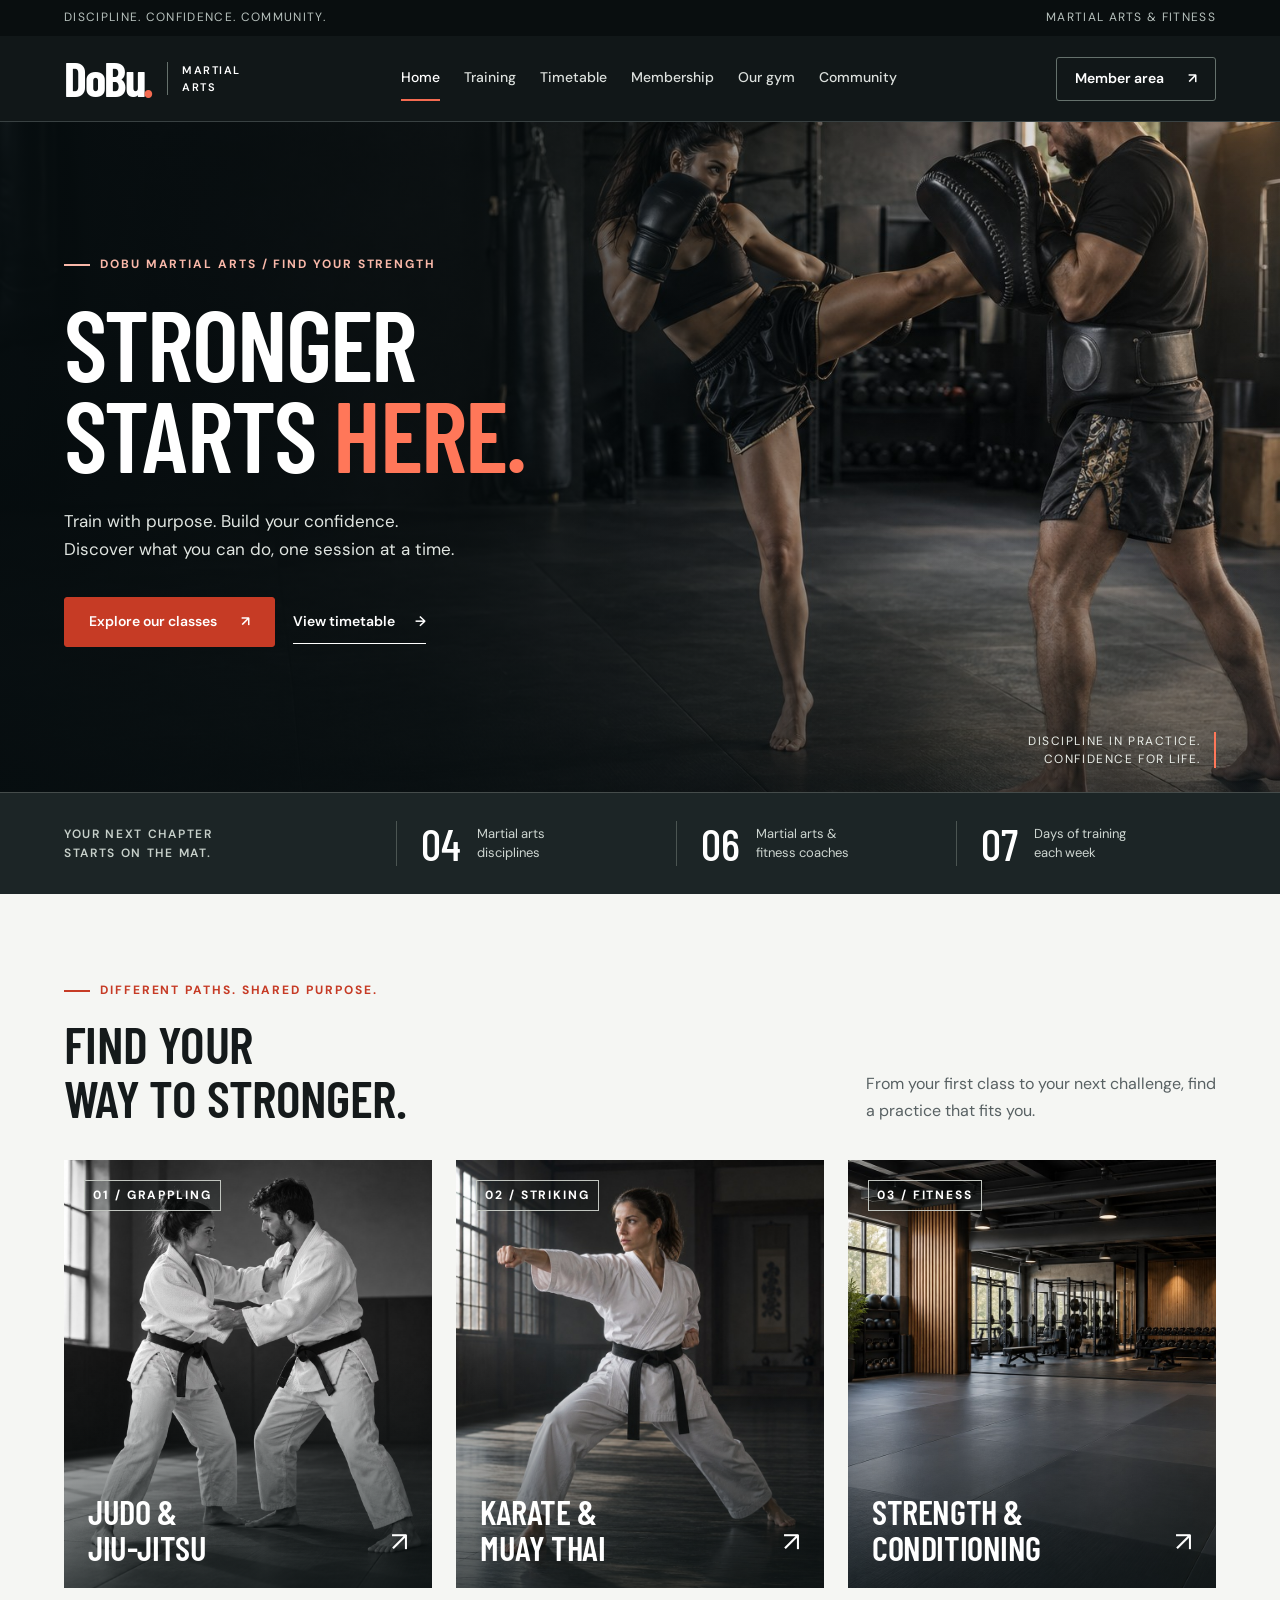
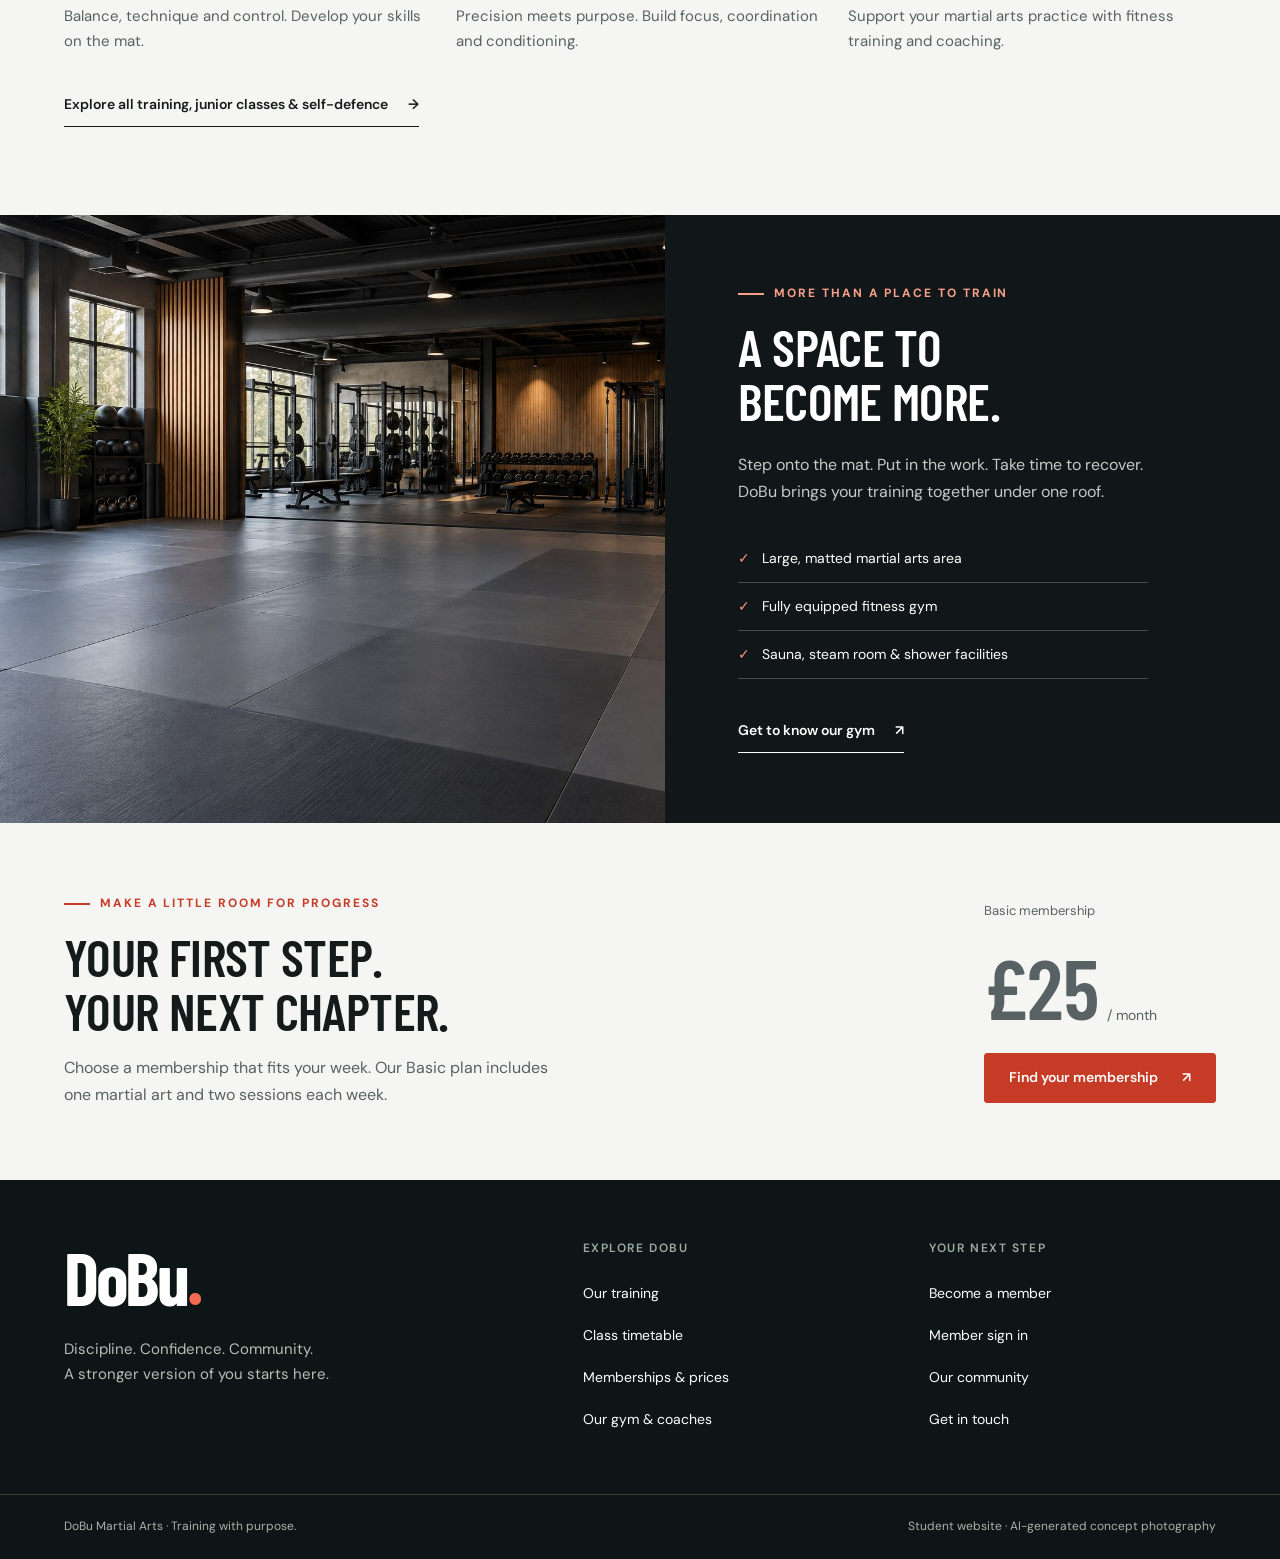
<file: index.html>
<!doctype html>
<html lang="en">
  <head>
    <meta charset="utf-8">
    <meta name="viewport" content="width=device-width, initial-scale=1">
    <title>Martial arts, fitness &amp; self-defence | DoBu Martial Arts</title>
    <meta
      name="description"
      content="Martial arts, fitness &amp; self-defence at DoBu Martial Arts. Explore classes, training and membership information.">
    <link rel="icon" type="image/svg+xml" href="assets/favicon.svg">
    <link rel="stylesheet" href="styles.css">
  </head>
  <body id="dobu-site">
    <a class="skip-link" href="#main-content">Skip to main content</a>
    <div class="site-shell">
      <div class="db-topline">
        <span>Discipline. Confidence. Community.</span><span>Martial arts &amp; fitness</span>
      </div>
      <!-- Site header and navigation -->
      <header class="db-header">
        <a class="db-brand" href="index.html" aria-label="DoBu home">
          <span class="db-logo">DoBu<span>.</span></span>
          <span class="db-brand-sub">MARTIAL<br>ARTS</span>
        </a>
        <nav class="db-nav" aria-label="Main navigation">
          <a href="index.html" aria-current="page">Home</a>
          <a href="training.html">Training</a>
          <a href="timetable.html">Timetable</a>
          <a href="membership.html">Membership</a>
          <a href="about.html">Our gym</a>
          <a href="community.html">Community</a>
        </nav>
        <a class="db-action db-outline db-small" href="account.html">
          Member area <span aria-hidden="true">↗</span>
        </a>
        <details class="db-mobile-nav">
          <summary>Explore DoBu</summary>
          <nav class="db-nav" aria-label="Main navigation">
            <a href="index.html" aria-current="page">Home</a>
            <a href="training.html">Training</a>
            <a href="timetable.html">Timetable</a>
            <a href="membership.html">Membership</a>
            <a href="about.html">Our gym</a>
            <a href="community.html">Community</a>
          </nav>
        </details>
      </header>
      <!-- Main page content -->
      <main id="main-content">
        <section class="db-campaign">
          <img
            src="assets/hero-muay-thai.jpg"
            alt="An adult athlete practising a controlled Muay Thai kick with a pad holder"
            width="1536"
            height="1024"
            class="db-campaign-image"
            fetchpriority="high"
            loading="eager"
            decoding="async">
          <div class="db-campaign-copy">
            <span class="db-eyebrow">DoBu Martial Arts / Find your strength</span>
            <h1>STRONGER<br>STARTS <em>HERE.</em></h1>
            <p>
              Train with purpose. Build your confidence. Discover what you can do, one session at a
              time.
            </p>
            <div class="db-actions">
              <a href="training.html" class="db-action">
                Explore our classes <span aria-hidden="true">↗</span>
              </a>
              <a href="timetable.html" class="db-link">
                View timetable <span aria-hidden="true">→</span>
              </a>
            </div>
          </div>
          <div class="db-campaign-caption">DISCIPLINE IN PRACTICE.<br>CONFIDENCE FOR LIFE.</div>
        </section>
        <div class="db-training-strip db-wrap">
          <div class="db-strip-intro">Your next chapter<br>starts on the mat.</div>
          <div>
            <b>04</b><span>Martial arts<br>disciplines</span>
          </div>
          <div>
            <b>06</b><span>Martial arts &amp;<br>fitness coaches</span>
          </div>
          <div>
            <b>07</b><span>Days of training<br>each week</span>
          </div>
        </div>
        <section class="db-section db-wrap">
          <div class="db-section-head">
            <div>
              <span class="db-eyebrow">Different paths. Shared purpose.</span>
              <h2>FIND YOUR<br>WAY TO STRONGER.</h2>
            </div>
            <p>From your first class to your next challenge, find a practice that fits you.</p>
          </div>
          <div class="db-photo-grid">
            <a class="db-photo-card" href="training.html#jiu-jitsu">
              <div class="db-photo-card-media">
                <img
                  src="assets/martial-arts-training.jpg"
                  alt="Two martial artists practising a standing grappling grip"
                  width="1254"
                  height="1254"
                  class=""
                  loading="lazy"
                  decoding="async"><span class="db-num">01 / GRAPPLING</span>
                <div class="db-card-caption">
                  <h3>JUDO &amp;<br>JIU-JITSU</h3>
                  <span aria-hidden="true">↗</span>
                </div>
              </div>
              <p>Balance, technique and control. Develop your skills on the mat.</p>
            </a>
            <a class="db-photo-card" href="training.html#karate">
              <div class="db-photo-card-media">
                <img
                  src="assets/karate-training.jpg"
                  alt="Adult martial artist practising a karate punch"
                  width="1024"
                  height="1024"
                  class=""
                  loading="lazy"
                  decoding="async"><span class="db-num">02 / STRIKING</span>
                <div class="db-card-caption">
                  <h3>KARATE &amp;<br>MUAY THAI</h3>
                  <span aria-hidden="true">↗</span>
                </div>
              </div>
              <p>Precision meets purpose. Build focus, coordination and conditioning.</p>
            </a>
            <a class="db-photo-card" href="training.html#additional-training">
              <div class="db-photo-card-media">
                <img
                  src="assets/gym-interior.jpg"
                  alt="Concept of a matted training area with a separate fitness zone"
                  width="1536"
                  height="1024"
                  class=""
                  loading="lazy"
                  decoding="async"><span class="db-num">03 / FITNESS</span>
                <div class="db-card-caption">
                  <h3>STRENGTH &amp;<br>CONDITIONING</h3>
                  <span aria-hidden="true">↗</span>
                </div>
              </div>
              <p>Support your martial arts practice with fitness training and coaching.</p>
            </a>
          </div>
          <div class="db-actions">
            <a class="db-link" href="training.html">
              Explore all training, junior classes &amp; self-defence
              <span aria-hidden="true">→</span>
            </a>
          </div>
        </section>
        <section class="db-editorial">
          <div class="db-editorial-photo">
            <img
              src="assets/gym-interior.jpg"
              alt="Concept image of the DoBu gym, with training mats and fitness equipment"
              width="1536"
              height="1024"
              class=""
              loading="lazy"
              decoding="async">
          </div>
          <div class="db-editorial-copy">
            <span class="db-eyebrow">More than a place to train</span>
            <h2>A SPACE TO<br>BECOME MORE.</h2>
            <p>
              Step onto the mat. Put in the work. Take time to recover. DoBu brings your training
              together under one roof.
            </p>
            <ul class="db-editorial-list">
              <li>Large, matted martial arts area</li>
              <li>Fully equipped fitness gym</li>
              <li>Sauna, steam room &amp; shower facilities</li>
            </ul>
            <a href="about.html" class="db-link">
              Get to know our gym <span aria-hidden="true">↗</span>
            </a>
          </div>
        </section>
        <section class="db-join db-wrap">
          <div>
            <span class="db-eyebrow">Make a little room for progress</span>
            <h2>YOUR FIRST STEP.<br>YOUR NEXT CHAPTER.</h2>
            <p>
              Choose a membership that fits your week. Our Basic plan includes one martial art and
              two sessions each week.
            </p>
          </div>
          <div class="db-starting-price">
            <span>Basic membership</span>
            <p><b>£25</b><small>/ month</small></p>
            <a href="membership.html" class="db-action">
              Find your membership <span aria-hidden="true">↗</span>
            </a>
          </div>
        </section>
      </main>
      <!-- Site footer -->
      <footer class="db-footer">
        <div class="db-footer-main db-wrap">
          <div class="db-footer-brand">
            <a class="db-brand" href="index.html" aria-label="DoBu home">
              <span class="db-logo">DoBu<span>.</span></span>
            </a>
            <p>Discipline. Confidence. Community.<br>A stronger version of you starts here.</p>
          </div>
          <div>
            <h3>EXPLORE DOBU</h3>
            <ul>
              <li><a href="training.html">Our training</a></li>
              <li><a href="timetable.html">Class timetable</a></li>
              <li><a href="membership.html">Memberships &amp; prices</a></li>
              <li><a href="about.html">Our gym &amp; coaches</a></li>
            </ul>
          </div>
          <div>
            <h3>YOUR NEXT STEP</h3>
            <ul>
              <li><a href="account.html">Become a member</a></li>
              <li><a href="login.html">Member sign in</a></li>
              <li><a href="community.html">Our community</a></li>
              <li><a href="contact.html">Get in touch</a></li>
            </ul>
          </div>
        </div>
        <div class="db-footer-bottom db-wrap">
          <span>DoBu Martial Arts · Training with purpose.</span
          ><span>Student website · AI-generated concept photography</span>
        </div>
      </footer>
    </div>
  </body>
</html>
</file>
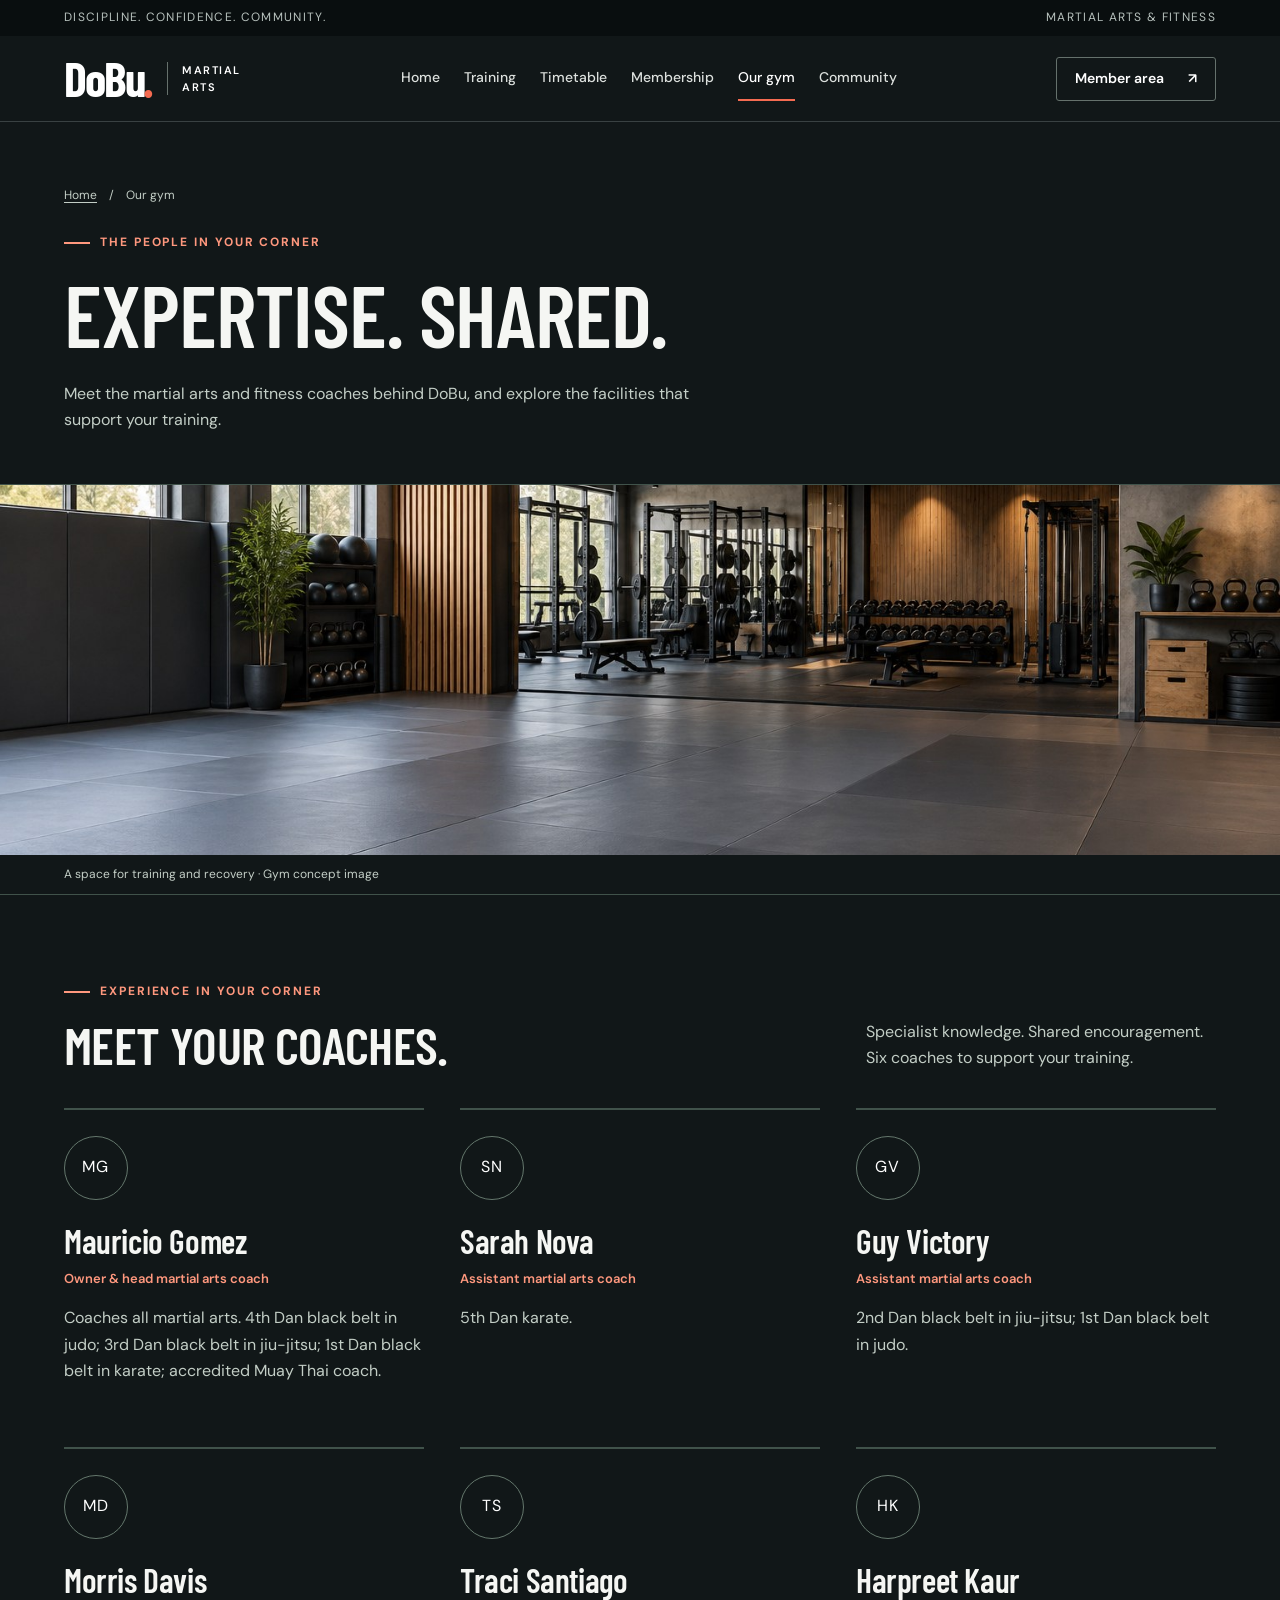
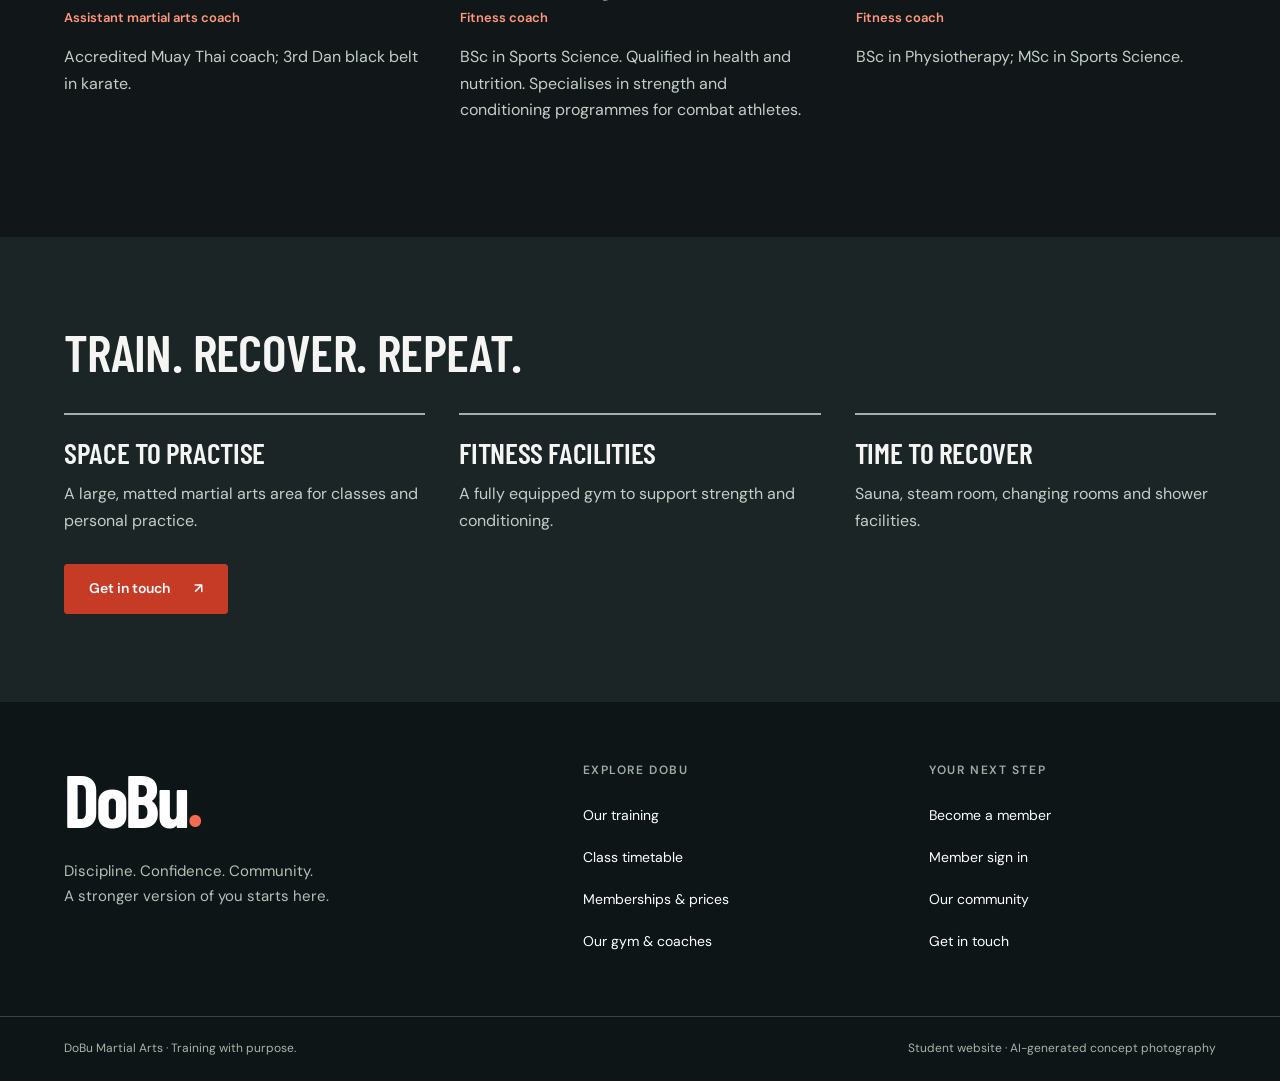
<file: about.html>
<!doctype html>
<html lang="en">
  <head>
    <meta charset="utf-8">
    <meta name="viewport" content="width=device-width, initial-scale=1">
    <title>Our gym &amp; coaches | DoBu Martial Arts</title>
    <meta
      name="description"
      content="Our gym &amp; coaches at DoBu Martial Arts. Explore classes, training and membership information.">
    <link rel="icon" type="image/svg+xml" href="assets/favicon.svg">
    <link rel="stylesheet" href="styles.css">
  </head>
  <body id="dobu-site" class="db-dark-page">
    <a class="skip-link" href="#main-content">Skip to main content</a>
    <div class="site-shell">
      <div class="db-topline">
        <span>Discipline. Confidence. Community.</span><span>Martial arts &amp; fitness</span>
      </div>
      <!-- Site header and navigation -->
      <header class="db-header">
        <a class="db-brand" href="index.html" aria-label="DoBu home">
          <span class="db-logo">DoBu<span>.</span></span>
          <span class="db-brand-sub">MARTIAL<br>ARTS</span>
        </a>
        <nav class="db-nav" aria-label="Main navigation">
          <a href="index.html">Home</a>
          <a href="training.html">Training</a>
          <a href="timetable.html">Timetable</a>
          <a href="membership.html">Membership</a>
          <a href="about.html" aria-current="page">Our gym</a>
          <a href="community.html">Community</a>
        </nav>
        <a class="db-action db-outline db-small" href="account.html">
          Member area <span aria-hidden="true">↗</span>
        </a>
        <details class="db-mobile-nav">
          <summary>Explore DoBu</summary>
          <nav class="db-nav" aria-label="Main navigation">
            <a href="index.html">Home</a>
            <a href="training.html">Training</a>
            <a href="timetable.html">Timetable</a>
            <a href="membership.html">Membership</a>
            <a href="about.html" aria-current="page">Our gym</a>
            <a href="community.html">Community</a>
          </nav>
        </details>
      </header>
      <!-- Main page content -->
      <main id="main-content">
        <div class="db-view">
          <div class="db-page-intro db-wrap">
            <nav class="db-breadcrumb" aria-label="Breadcrumb">
              <a href="index.html">Home</a><span aria-hidden="true">/</span><span>Our gym</span>
            </nav>
            <span class="db-eyebrow">The people in your corner</span>
            <h1>EXPERTISE. SHARED.</h1>
            <p>
              Meet the martial arts and fitness coaches behind DoBu, and explore the facilities that
              support your training.
            </p>
          </div>
          <figure class="db-page-photo">
            <img
              src="assets/gym-interior.jpg"
              alt="Concept of a spacious martial arts area with gym equipment"
              width="1536"
              height="1024"
              class=""
              loading="lazy"
              decoding="async">
            <figcaption>A space for training and recovery · Gym concept image</figcaption>
          </figure>
          <section class="db-section db-wrap">
            <div class="db-section-head">
              <div>
                <span class="db-eyebrow">Experience in your corner</span>
                <h2>MEET YOUR COACHES.</h2>
              </div>
              <p>
                Specialist knowledge. Shared encouragement. Six coaches to support your training.
              </p>
            </div>
            <div class="db-coaches">
              <article class="db-coach">
                <span class="db-initials" aria-hidden="true">MG</span>
                <h3>Mauricio Gomez</h3>
                <p class="db-role">Owner &amp; head martial arts coach</p>
                <p>
                  Coaches all martial arts. 4th Dan black belt in judo; 3rd Dan black belt in
                  jiu-jitsu; 1st Dan black belt in karate; accredited Muay Thai coach.
                </p>
              </article>
              <article class="db-coach">
                <span class="db-initials" aria-hidden="true">SN</span>
                <h3>Sarah Nova</h3>
                <p class="db-role">Assistant martial arts coach</p>
                <p>5th Dan karate.</p>
              </article>
              <article class="db-coach">
                <span class="db-initials" aria-hidden="true">GV</span>
                <h3>Guy Victory</h3>
                <p class="db-role">Assistant martial arts coach</p>
                <p>2nd Dan black belt in jiu-jitsu; 1st Dan black belt in judo.</p>
              </article>
              <article class="db-coach">
                <span class="db-initials" aria-hidden="true">MD</span>
                <h3>Morris Davis</h3>
                <p class="db-role">Assistant martial arts coach</p>
                <p>Accredited Muay Thai coach; 3rd Dan black belt in karate.</p>
              </article>
              <article class="db-coach">
                <span class="db-initials" aria-hidden="true">TS</span>
                <h3>Traci Santiago</h3>
                <p class="db-role">Fitness coach</p>
                <p>
                  BSc in Sports Science. Qualified in health and nutrition. Specialises in strength
                  and conditioning programmes for combat athletes.
                </p>
              </article>
              <article class="db-coach">
                <span class="db-initials" aria-hidden="true">HK</span>
                <h3>Harpreet Kaur</h3>
                <p class="db-role">Fitness coach</p>
                <p>BSc in Physiotherapy; MSc in Sports Science.</p>
              </article>
            </div>
          </section>
          <section class="db-section db-wrap db-soft">
            <h2>TRAIN. RECOVER. REPEAT.</h2>
            <div class="db-facilities">
              <div class="db-facility">
                <h3>SPACE TO PRACTISE</h3>
                <p>A large, matted martial arts area for classes and personal practice.</p>
              </div>
              <div class="db-facility">
                <h3>FITNESS FACILITIES</h3>
                <p>A fully equipped gym to support strength and conditioning.</p>
              </div>
              <div class="db-facility">
                <h3>TIME TO RECOVER</h3>
                <p>Sauna, steam room, changing rooms and shower facilities.</p>
              </div>
            </div>
            <div class="db-actions">
              <a class="db-action" href="contact.html">
                Get in touch <span aria-hidden="true">↗</span>
              </a>
            </div>
          </section>
        </div>
      </main>
      <!-- Site footer -->
      <footer class="db-footer">
        <div class="db-footer-main db-wrap">
          <div class="db-footer-brand">
            <a class="db-brand" href="index.html" aria-label="DoBu home">
              <span class="db-logo">DoBu<span>.</span></span>
            </a>
            <p>Discipline. Confidence. Community.<br>A stronger version of you starts here.</p>
          </div>
          <div>
            <h3>EXPLORE DOBU</h3>
            <ul>
              <li><a href="training.html">Our training</a></li>
              <li><a href="timetable.html">Class timetable</a></li>
              <li><a href="membership.html">Memberships &amp; prices</a></li>
              <li><a href="about.html">Our gym &amp; coaches</a></li>
            </ul>
          </div>
          <div>
            <h3>YOUR NEXT STEP</h3>
            <ul>
              <li><a href="account.html">Become a member</a></li>
              <li><a href="login.html">Member sign in</a></li>
              <li><a href="community.html">Our community</a></li>
              <li><a href="contact.html">Get in touch</a></li>
            </ul>
          </div>
        </div>
        <div class="db-footer-bottom db-wrap">
          <span>DoBu Martial Arts · Training with purpose.</span
          ><span>Student website · AI-generated concept photography</span>
        </div>
      </footer>
    </div>
  </body>
</html>
</file>
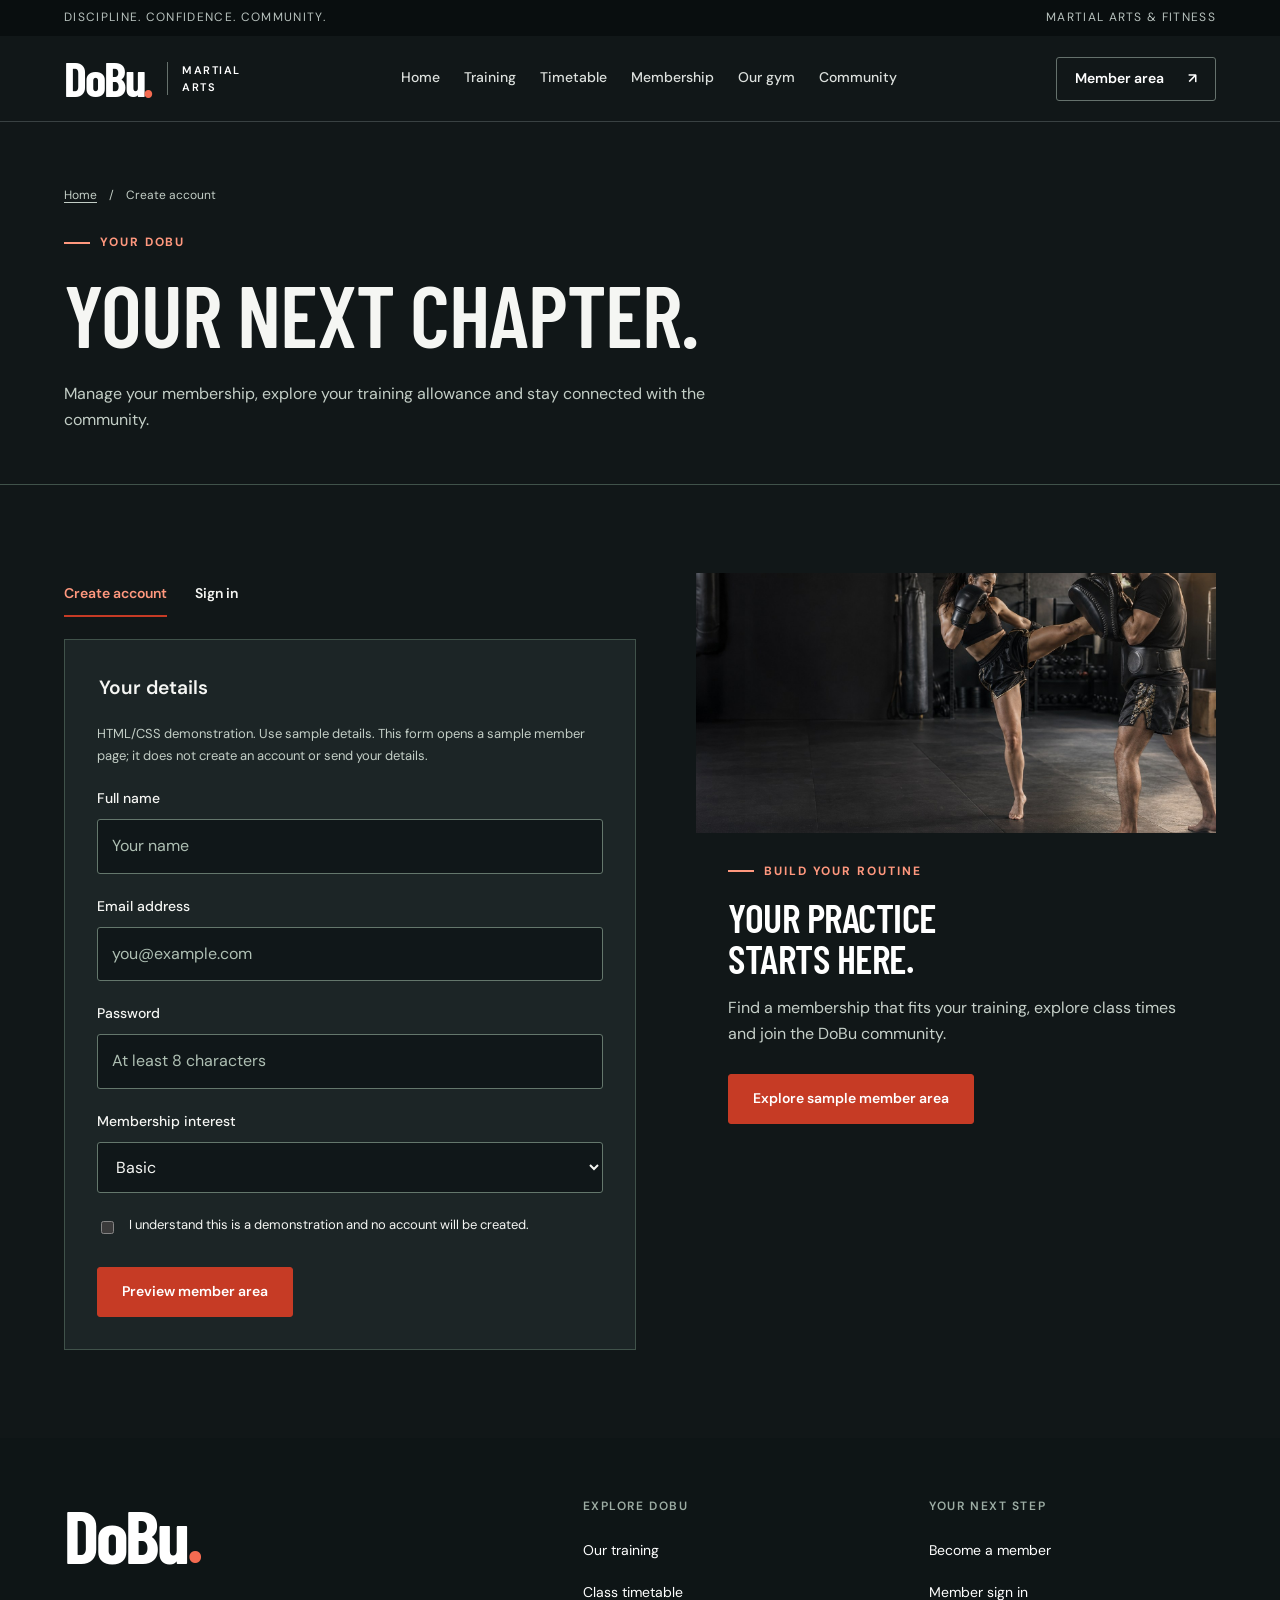
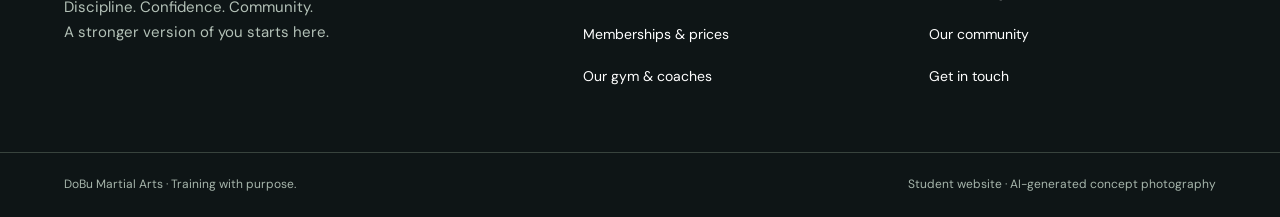
<file: account.html>
<!doctype html>
<html lang="en">
  <head>
    <meta charset="utf-8">
    <meta name="viewport" content="width=device-width, initial-scale=1">
    <title>Create an account | DoBu Martial Arts</title>
    <meta
      name="description"
      content="Create an account at DoBu Martial Arts. Explore classes, training and membership information.">
    <link rel="icon" type="image/svg+xml" href="assets/favicon.svg">
    <link rel="stylesheet" href="styles.css">
  </head>
  <body id="dobu-site" class="db-dark-page">
    <a class="skip-link" href="#main-content">Skip to main content</a>
    <div class="site-shell">
      <div class="db-topline">
        <span>Discipline. Confidence. Community.</span><span>Martial arts &amp; fitness</span>
      </div>
      <!-- Site header and navigation -->
      <header class="db-header">
        <a class="db-brand" href="index.html" aria-label="DoBu home">
          <span class="db-logo">DoBu<span>.</span></span>
          <span class="db-brand-sub">MARTIAL<br>ARTS</span>
        </a>
        <nav class="db-nav" aria-label="Main navigation">
          <a href="index.html">Home</a>
          <a href="training.html">Training</a>
          <a href="timetable.html">Timetable</a>
          <a href="membership.html">Membership</a>
          <a href="about.html">Our gym</a>
          <a href="community.html">Community</a>
        </nav>
        <a class="db-action db-outline db-small" href="account.html">
          Member area <span aria-hidden="true">↗</span>
        </a>
        <details class="db-mobile-nav">
          <summary>Explore DoBu</summary>
          <nav class="db-nav" aria-label="Main navigation">
            <a href="index.html">Home</a>
            <a href="training.html">Training</a>
            <a href="timetable.html">Timetable</a>
            <a href="membership.html">Membership</a>
            <a href="about.html">Our gym</a>
            <a href="community.html">Community</a>
          </nav>
        </details>
      </header>
      <!-- Main page content -->
      <main id="main-content">
        <div class="db-view">
          <div class="db-page-intro db-wrap">
            <nav class="db-breadcrumb" aria-label="Breadcrumb">
              <a href="index.html">Home</a><span aria-hidden="true">/</span
              ><span>Create account</span>
            </nav>
            <span class="db-eyebrow">Your DoBu</span>
            <h1>YOUR NEXT CHAPTER.</h1>
            <p>
              Manage your membership, explore your training allowance and stay connected with the
              community.
            </p>
          </div>
          <section class="db-section db-wrap">
            <h2 class="db-sr-only">Create an account preview</h2>
            <div class="db-account-grid">
              <div>
                <div class="db-form-switch">
                  <a href="account.html" aria-current="page">Create account</a>
                  <a href="login.html">Sign in</a>
                </div>
                <form class="db-form" action="member.html" method="get">
                  <fieldset>
                    <legend>Your details</legend>
                    <p class="db-note">
                      HTML/CSS demonstration. Use sample details. This form opens a sample member
                      page; it does not create an account or send your details.
                    </p>
                    <label for="full-name">Full name</label
                    ><input
                      class="db-field"
                      id="full-name"
                      autocomplete="name"
                      placeholder="Your name"
                      required><label for="email">Email address</label
                    ><input
                      class="db-field"
                      id="email"
                      type="email"
                      autocomplete="email"
                      placeholder="you@example.com"
                      required><label for="password">Password</label
                    ><input
                      class="db-field"
                      id="password"
                      type="password"
                      autocomplete="new-password"
                      minlength="8"
                      placeholder="At least 8 characters"
                      required>
                    <div id="membership-interest">
                      <div id="plan-basic" class="db-plan-choice">
                        <label for="plan-basic-select">Membership interest</label>
                        <select class="db-field" id="plan-basic-select">
                          <option selected>Basic</option>
                          <option>Intermediate</option>
                          <option>Advanced</option>
                          <option>Elite</option>
                          <option>Junior</option>
                        </select>
                      </div>
                      <div id="plan-intermediate" class="db-plan-choice">
                        <label for="plan-intermediate-select">Membership interest</label>
                        <select class="db-field" id="plan-intermediate-select">
                          <option>Basic</option>
                          <option selected>Intermediate</option>
                          <option>Advanced</option>
                          <option>Elite</option>
                          <option>Junior</option>
                        </select>
                      </div>
                      <div id="plan-advanced" class="db-plan-choice">
                        <label for="plan-advanced-select">Membership interest</label>
                        <select class="db-field" id="plan-advanced-select">
                          <option>Basic</option>
                          <option>Intermediate</option>
                          <option selected>Advanced</option>
                          <option>Elite</option>
                          <option>Junior</option>
                        </select>
                      </div>
                      <div id="plan-elite" class="db-plan-choice">
                        <label for="plan-elite-select">Membership interest</label>
                        <select class="db-field" id="plan-elite-select">
                          <option>Basic</option>
                          <option>Intermediate</option>
                          <option>Advanced</option>
                          <option selected>Elite</option>
                          <option>Junior</option>
                        </select>
                      </div>
                      <div class="db-plan-default">
                        <label for="plan">Membership interest</label>
                        <select class="db-field" id="plan">
                          <option>Basic</option>
                          <option>Intermediate</option>
                          <option>Advanced</option>
                          <option>Elite</option>
                          <option>Junior</option>
                        </select>
                      </div>
                    </div>
                    <label class="db-check"
                      ><input type="checkbox" required><span
                        >I understand this is a demonstration and no account will be created.</span
                      ></label
                    >
                    <div class="db-actions">
                      <button class="db-action" type="submit">Preview member area</button>
                    </div>
                  </fieldset>
                </form>
              </div>
              <aside class="db-member-card">
                <img
                  src="assets/hero-muay-thai.jpg"
                  alt="Fictional martial arts athlete training with a pad holder"
                  width="1536"
                  height="1024"
                  class="db-photo-aside"
                  loading="lazy"
                  decoding="async"><span class="db-eyebrow">Build your routine</span>
                <h3>YOUR PRACTICE<br>STARTS HERE.</h3>
                <p>
                  Find a membership that fits your training, explore class times and join the DoBu
                  community.
                </p>
                <a class="db-action" href="member.html"> Explore sample member area </a>
              </aside>
            </div>
          </section>
        </div>
      </main>
      <!-- Site footer -->
      <footer class="db-footer">
        <div class="db-footer-main db-wrap">
          <div class="db-footer-brand">
            <a class="db-brand" href="index.html" aria-label="DoBu home">
              <span class="db-logo">DoBu<span>.</span></span>
            </a>
            <p>Discipline. Confidence. Community.<br>A stronger version of you starts here.</p>
          </div>
          <div>
            <h3>EXPLORE DOBU</h3>
            <ul>
              <li><a href="training.html">Our training</a></li>
              <li><a href="timetable.html">Class timetable</a></li>
              <li><a href="membership.html">Memberships &amp; prices</a></li>
              <li><a href="about.html">Our gym &amp; coaches</a></li>
            </ul>
          </div>
          <div>
            <h3>YOUR NEXT STEP</h3>
            <ul>
              <li><a href="account.html">Become a member</a></li>
              <li><a href="login.html">Member sign in</a></li>
              <li><a href="community.html">Our community</a></li>
              <li><a href="contact.html">Get in touch</a></li>
            </ul>
          </div>
        </div>
        <div class="db-footer-bottom db-wrap">
          <span>DoBu Martial Arts · Training with purpose.</span
          ><span>Student website · AI-generated concept photography</span>
        </div>
      </footer>
    </div>
  </body>
</html>
</file>
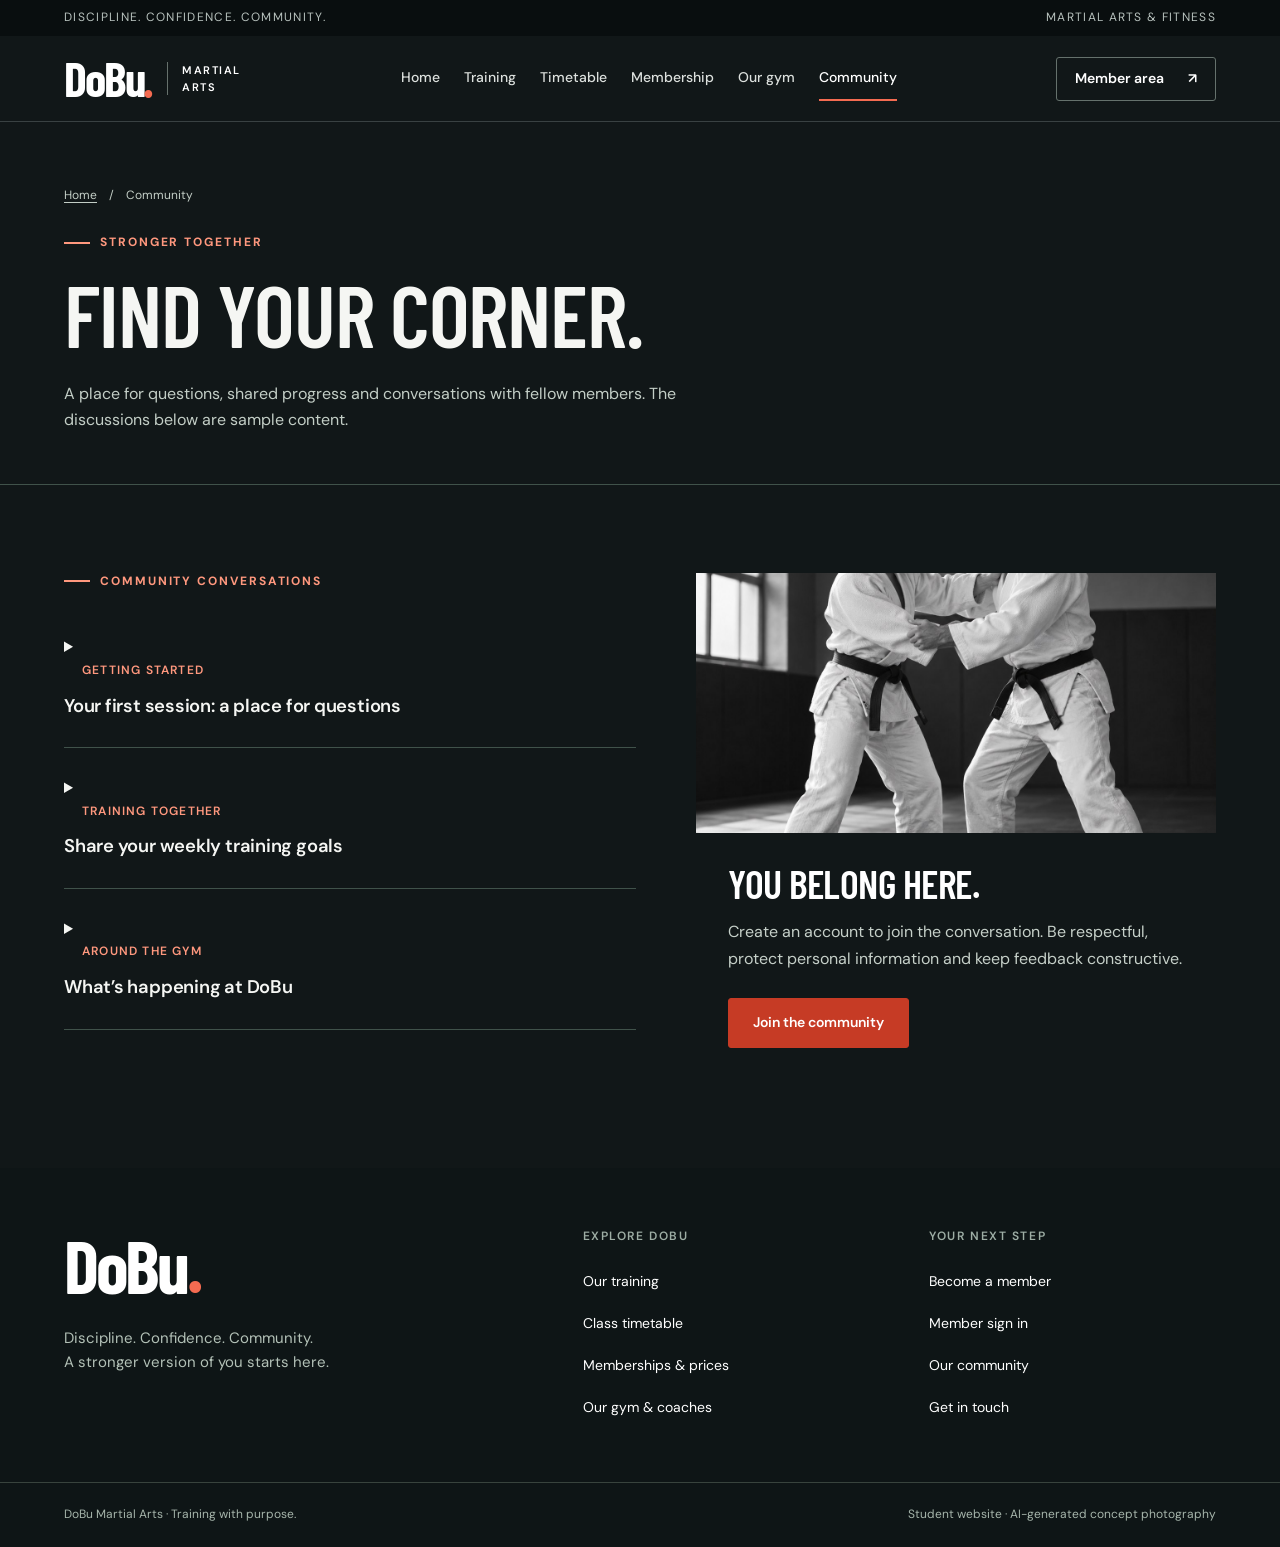
<file: community.html>
<!doctype html>
<html lang="en">
  <head>
    <meta charset="utf-8">
    <meta name="viewport" content="width=device-width, initial-scale=1">
    <title>Member community | DoBu Martial Arts</title>
    <meta
      name="description"
      content="Member community at DoBu Martial Arts. Explore classes, training and membership information.">
    <link rel="icon" type="image/svg+xml" href="assets/favicon.svg">
    <link rel="stylesheet" href="styles.css">
  </head>
  <body id="dobu-site" class="db-dark-page">
    <a class="skip-link" href="#main-content">Skip to main content</a>
    <div class="site-shell">
      <div class="db-topline">
        <span>Discipline. Confidence. Community.</span><span>Martial arts &amp; fitness</span>
      </div>
      <!-- Site header and navigation -->
      <header class="db-header">
        <a class="db-brand" href="index.html" aria-label="DoBu home">
          <span class="db-logo">DoBu<span>.</span></span>
          <span class="db-brand-sub">MARTIAL<br>ARTS</span>
        </a>
        <nav class="db-nav" aria-label="Main navigation">
          <a href="index.html">Home</a>
          <a href="training.html">Training</a>
          <a href="timetable.html">Timetable</a>
          <a href="membership.html">Membership</a>
          <a href="about.html">Our gym</a>
          <a href="community.html" aria-current="page">Community</a>
        </nav>
        <a class="db-action db-outline db-small" href="account.html">
          Member area <span aria-hidden="true">↗</span>
        </a>
        <details class="db-mobile-nav">
          <summary>Explore DoBu</summary>
          <nav class="db-nav" aria-label="Main navigation">
            <a href="index.html">Home</a>
            <a href="training.html">Training</a>
            <a href="timetable.html">Timetable</a>
            <a href="membership.html">Membership</a>
            <a href="about.html">Our gym</a>
            <a href="community.html" aria-current="page">Community</a>
          </nav>
        </details>
      </header>
      <!-- Main page content -->
      <main id="main-content">
        <div class="db-view">
          <div class="db-page-intro db-wrap">
            <nav class="db-breadcrumb" aria-label="Breadcrumb">
              <a href="index.html">Home</a><span aria-hidden="true">/</span><span>Community</span>
            </nav>
            <span class="db-eyebrow">Stronger together</span>
            <h1>FIND YOUR CORNER.</h1>
            <p>
              A place for questions, shared progress and conversations with fellow members. The
              discussions below are sample content.
            </p>
          </div>
          <section class="db-section db-wrap">
            <h2 class="db-sr-only">Community conversations</h2>
            <div class="db-community">
              <div>
                <span class="db-eyebrow">Community conversations</span>
                <details class="db-topic">
                  <summary>
                    <span>GETTING STARTED</span>
                    <h3>Your first session: a place for questions</h3>
                  </summary>
                  <div class="db-thread-body">
                    <p>
                      What would you like to know before stepping onto the mat? This example welcome
                      discussion gives members a place to introduce themselves and ask the DoBu team
                      about classes.
                    </p>
                    <a class="db-link" href="account.html"> Explore member sign-up </a>
                  </div>
                </details>
                <details class="db-topic">
                  <summary>
                    <span>TRAINING TOGETHER</span>
                    <h3>Share your weekly training goals</h3>
                  </summary>
                  <div class="db-thread-body">
                    <p>
                      Share a small goal for the coming week and encourage other members. This is an
                      example thread for the proposed community forum.
                    </p>
                    <a class="db-link" href="account.html"> Explore member sign-up </a>
                  </div>
                </details>
                <details class="db-topic">
                  <summary>
                    <span>AROUND THE GYM</span>
                    <h3>What’s happening at DoBu</h3>
                  </summary>
                  <div class="db-thread-body">
                    <p>
                      This area will contain gym announcements and community updates. Published
                      posts will come from the DoBu team.
                    </p>
                    <a class="db-link" href="account.html"> Explore member sign-up </a>
                  </div>
                </details>
              </div>
              <aside class="db-aside">
                <img
                  src="assets/martial-arts-training.jpg"
                  alt="Two adults practising martial arts together"
                  width="1254"
                  height="1254"
                  class="db-photo-aside"
                  loading="lazy"
                  decoding="async">
                <h3>YOU BELONG HERE.</h3>
                <p>
                  Create an account to join the conversation. Be respectful, protect personal
                  information and keep feedback constructive.
                </p>
                <a class="db-action" href="account.html"> Join the community </a>
              </aside>
            </div>
          </section>
        </div>
      </main>
      <!-- Site footer -->
      <footer class="db-footer">
        <div class="db-footer-main db-wrap">
          <div class="db-footer-brand">
            <a class="db-brand" href="index.html" aria-label="DoBu home">
              <span class="db-logo">DoBu<span>.</span></span>
            </a>
            <p>Discipline. Confidence. Community.<br>A stronger version of you starts here.</p>
          </div>
          <div>
            <h3>EXPLORE DOBU</h3>
            <ul>
              <li><a href="training.html">Our training</a></li>
              <li><a href="timetable.html">Class timetable</a></li>
              <li><a href="membership.html">Memberships &amp; prices</a></li>
              <li><a href="about.html">Our gym &amp; coaches</a></li>
            </ul>
          </div>
          <div>
            <h3>YOUR NEXT STEP</h3>
            <ul>
              <li><a href="account.html">Become a member</a></li>
              <li><a href="login.html">Member sign in</a></li>
              <li><a href="community.html">Our community</a></li>
              <li><a href="contact.html">Get in touch</a></li>
            </ul>
          </div>
        </div>
        <div class="db-footer-bottom db-wrap">
          <span>DoBu Martial Arts · Training with purpose.</span
          ><span>Student website · AI-generated concept photography</span>
        </div>
      </footer>
    </div>
  </body>
</html>
</file>
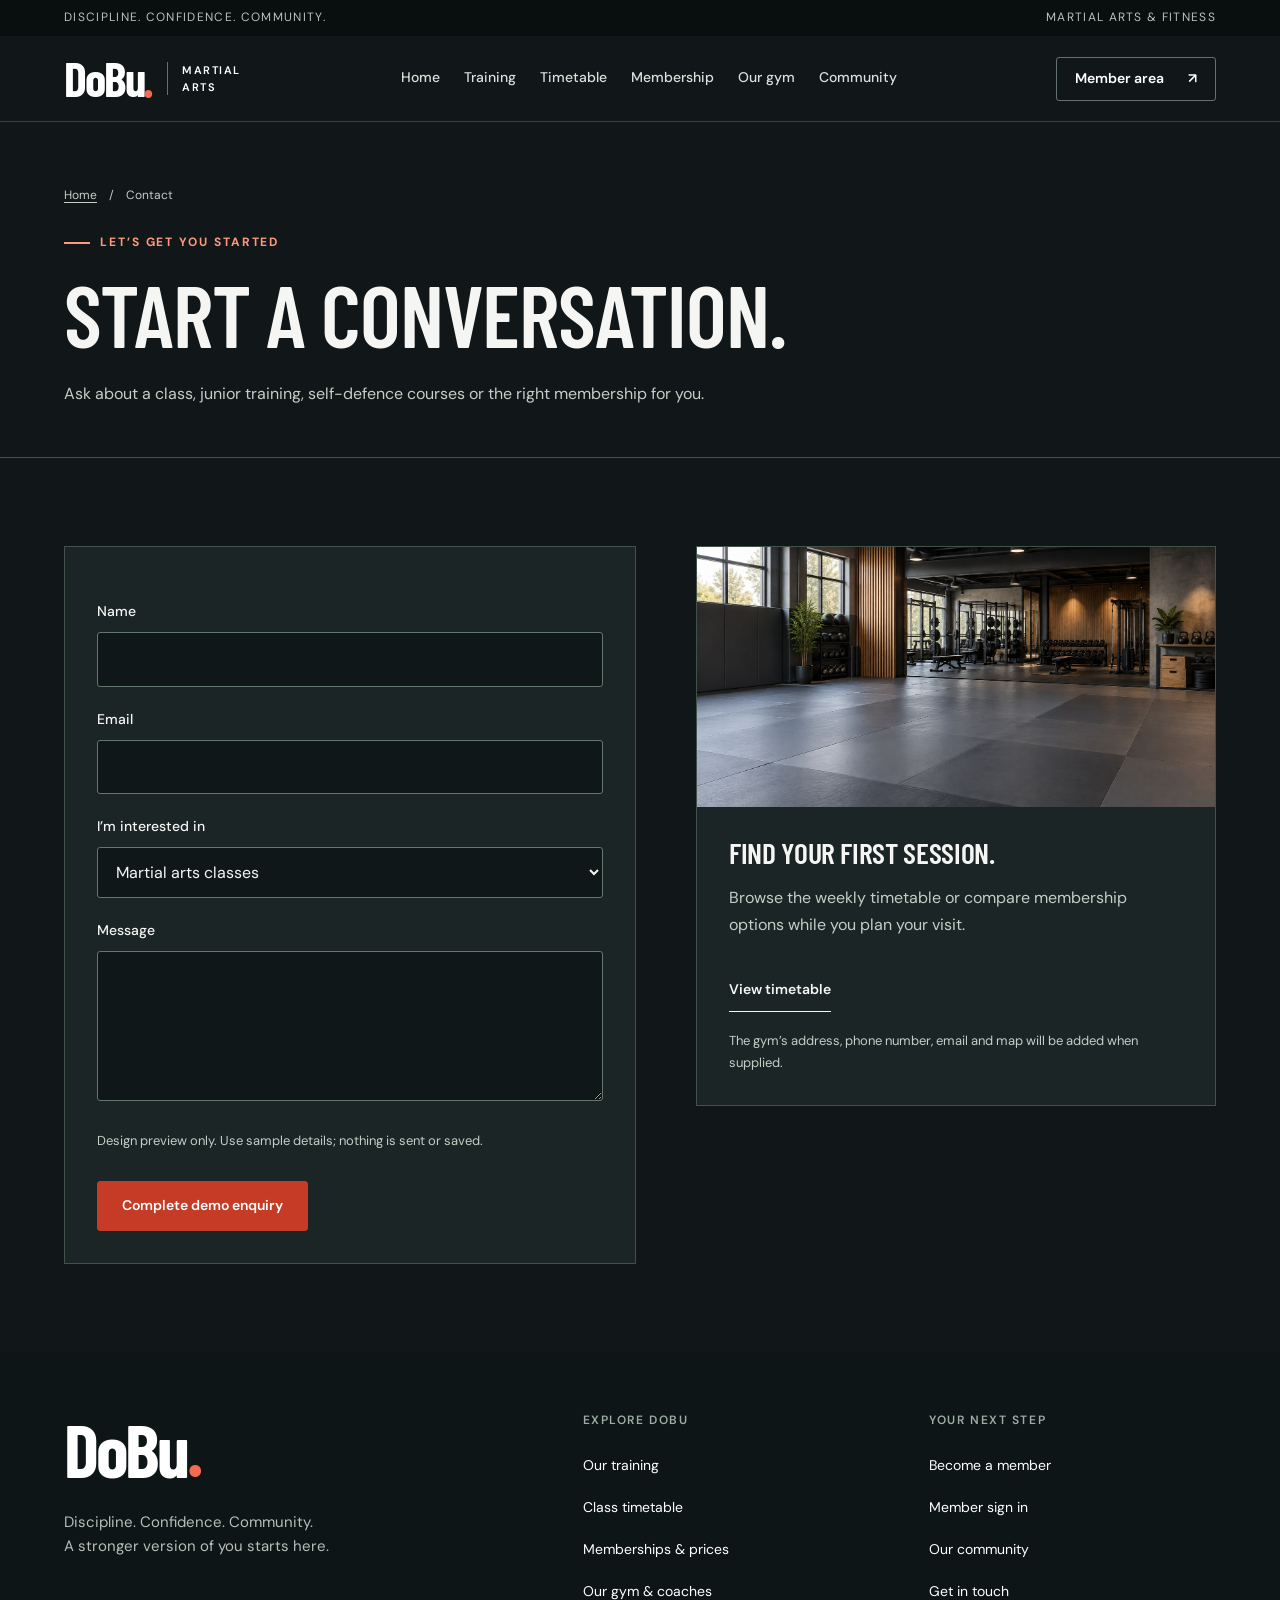
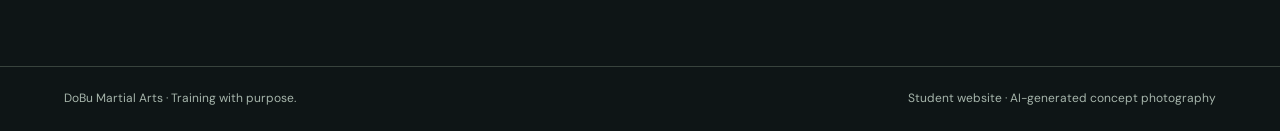
<file: contact.html>
<!doctype html>
<html lang="en">
  <head>
    <meta charset="utf-8">
    <meta name="viewport" content="width=device-width, initial-scale=1">
    <title>Contact the DoBu team | DoBu Martial Arts</title>
    <meta
      name="description"
      content="Contact the DoBu team at DoBu Martial Arts. Explore classes, training and membership information.">
    <link rel="icon" type="image/svg+xml" href="assets/favicon.svg">
    <link rel="stylesheet" href="styles.css">
  </head>
  <body id="dobu-site" class="db-dark-page">
    <a class="skip-link" href="#main-content">Skip to main content</a>
    <div class="site-shell">
      <div class="db-topline">
        <span>Discipline. Confidence. Community.</span><span>Martial arts &amp; fitness</span>
      </div>
      <!-- Site header and navigation -->
      <header class="db-header">
        <a class="db-brand" href="index.html" aria-label="DoBu home">
          <span class="db-logo">DoBu<span>.</span></span>
          <span class="db-brand-sub">MARTIAL<br>ARTS</span>
        </a>
        <nav class="db-nav" aria-label="Main navigation">
          <a href="index.html">Home</a>
          <a href="training.html">Training</a>
          <a href="timetable.html">Timetable</a>
          <a href="membership.html">Membership</a>
          <a href="about.html">Our gym</a>
          <a href="community.html">Community</a>
        </nav>
        <a class="db-action db-outline db-small" href="account.html">
          Member area <span aria-hidden="true">↗</span>
        </a>
        <details class="db-mobile-nav">
          <summary>Explore DoBu</summary>
          <nav class="db-nav" aria-label="Main navigation">
            <a href="index.html">Home</a>
            <a href="training.html">Training</a>
            <a href="timetable.html">Timetable</a>
            <a href="membership.html">Membership</a>
            <a href="about.html">Our gym</a>
            <a href="community.html">Community</a>
          </nav>
        </details>
      </header>
      <!-- Main page content -->
      <main id="main-content">
        <div class="db-view">
          <div class="db-page-intro db-wrap">
            <nav class="db-breadcrumb" aria-label="Breadcrumb">
              <a href="index.html">Home</a><span aria-hidden="true">/</span><span>Contact</span>
            </nav>
            <span class="db-eyebrow">Let’s get you started</span>
            <h1>START A CONVERSATION.</h1>
            <p>
              Ask about a class, junior training, self-defence courses or the right membership for
              you.
            </p>
          </div>
          <section class="db-section db-wrap">
            <h2 class="db-sr-only">Enquiry form</h2>
            <div class="db-account-grid">
              <form class="db-form" action="contact.html#enquiry-demo" method="get">
                <label for="db-contact-name">Name</label
                ><input class="db-field" id="db-contact-name" autocomplete="name" required><label
                  for="db-contact-email"
                  >Email</label
                ><input
                  class="db-field"
                  id="db-contact-email"
                  type="email"
                  autocomplete="email"
                  required><label for="db-contact-subject">I’m interested in</label
                ><select class="db-field" id="db-contact-subject">
                  <option>Martial arts classes</option>
                  <option>Junior membership</option>
                  <option>Self-defence course</option>
                  <option>Fitness training</option>
                  <option>My membership</option></select
                ><label for="db-message">Message</label
                ><textarea class="db-field" id="db-message" required></textarea>
                <p class="db-note">
                  Design preview only. Use sample details; nothing is sent or saved.
                </p>
                <div class="db-actions">
                  <button class="db-action" type="submit">Complete demo enquiry</button>
                </div>
                <p class="db-demo-message" id="enquiry-demo">
                  Your demonstration form has been completed. No message was sent. Contact services
                  need to be connected before real enquiries can be submitted.
                </p>
              </form>
              <aside class="db-contact-box">
                <img
                  src="assets/gym-interior.jpg"
                  alt="Concept of a clean matted training area"
                  width="1536"
                  height="1024"
                  class="db-photo-aside"
                  loading="lazy"
                  decoding="async">
                <h3>FIND YOUR FIRST SESSION.</h3>
                <p class="db-muted">
                  Browse the weekly timetable or compare membership options while you plan your
                  visit.
                </p>
                <div class="db-actions">
                  <a class="db-link" href="timetable.html"> View timetable </a>
                </div>
                <p class="db-note">
                  The gym’s address, phone number, email and map will be added when supplied.
                </p>
              </aside>
            </div>
          </section>
        </div>
      </main>
      <!-- Site footer -->
      <footer class="db-footer">
        <div class="db-footer-main db-wrap">
          <div class="db-footer-brand">
            <a class="db-brand" href="index.html" aria-label="DoBu home">
              <span class="db-logo">DoBu<span>.</span></span>
            </a>
            <p>Discipline. Confidence. Community.<br>A stronger version of you starts here.</p>
          </div>
          <div>
            <h3>EXPLORE DOBU</h3>
            <ul>
              <li><a href="training.html">Our training</a></li>
              <li><a href="timetable.html">Class timetable</a></li>
              <li><a href="membership.html">Memberships &amp; prices</a></li>
              <li><a href="about.html">Our gym &amp; coaches</a></li>
            </ul>
          </div>
          <div>
            <h3>YOUR NEXT STEP</h3>
            <ul>
              <li><a href="account.html">Become a member</a></li>
              <li><a href="login.html">Member sign in</a></li>
              <li><a href="community.html">Our community</a></li>
              <li><a href="contact.html">Get in touch</a></li>
            </ul>
          </div>
        </div>
        <div class="db-footer-bottom db-wrap">
          <span>DoBu Martial Arts · Training with purpose.</span
          ><span>Student website · AI-generated concept photography</span>
        </div>
      </footer>
    </div>
  </body>
</html>
</file>
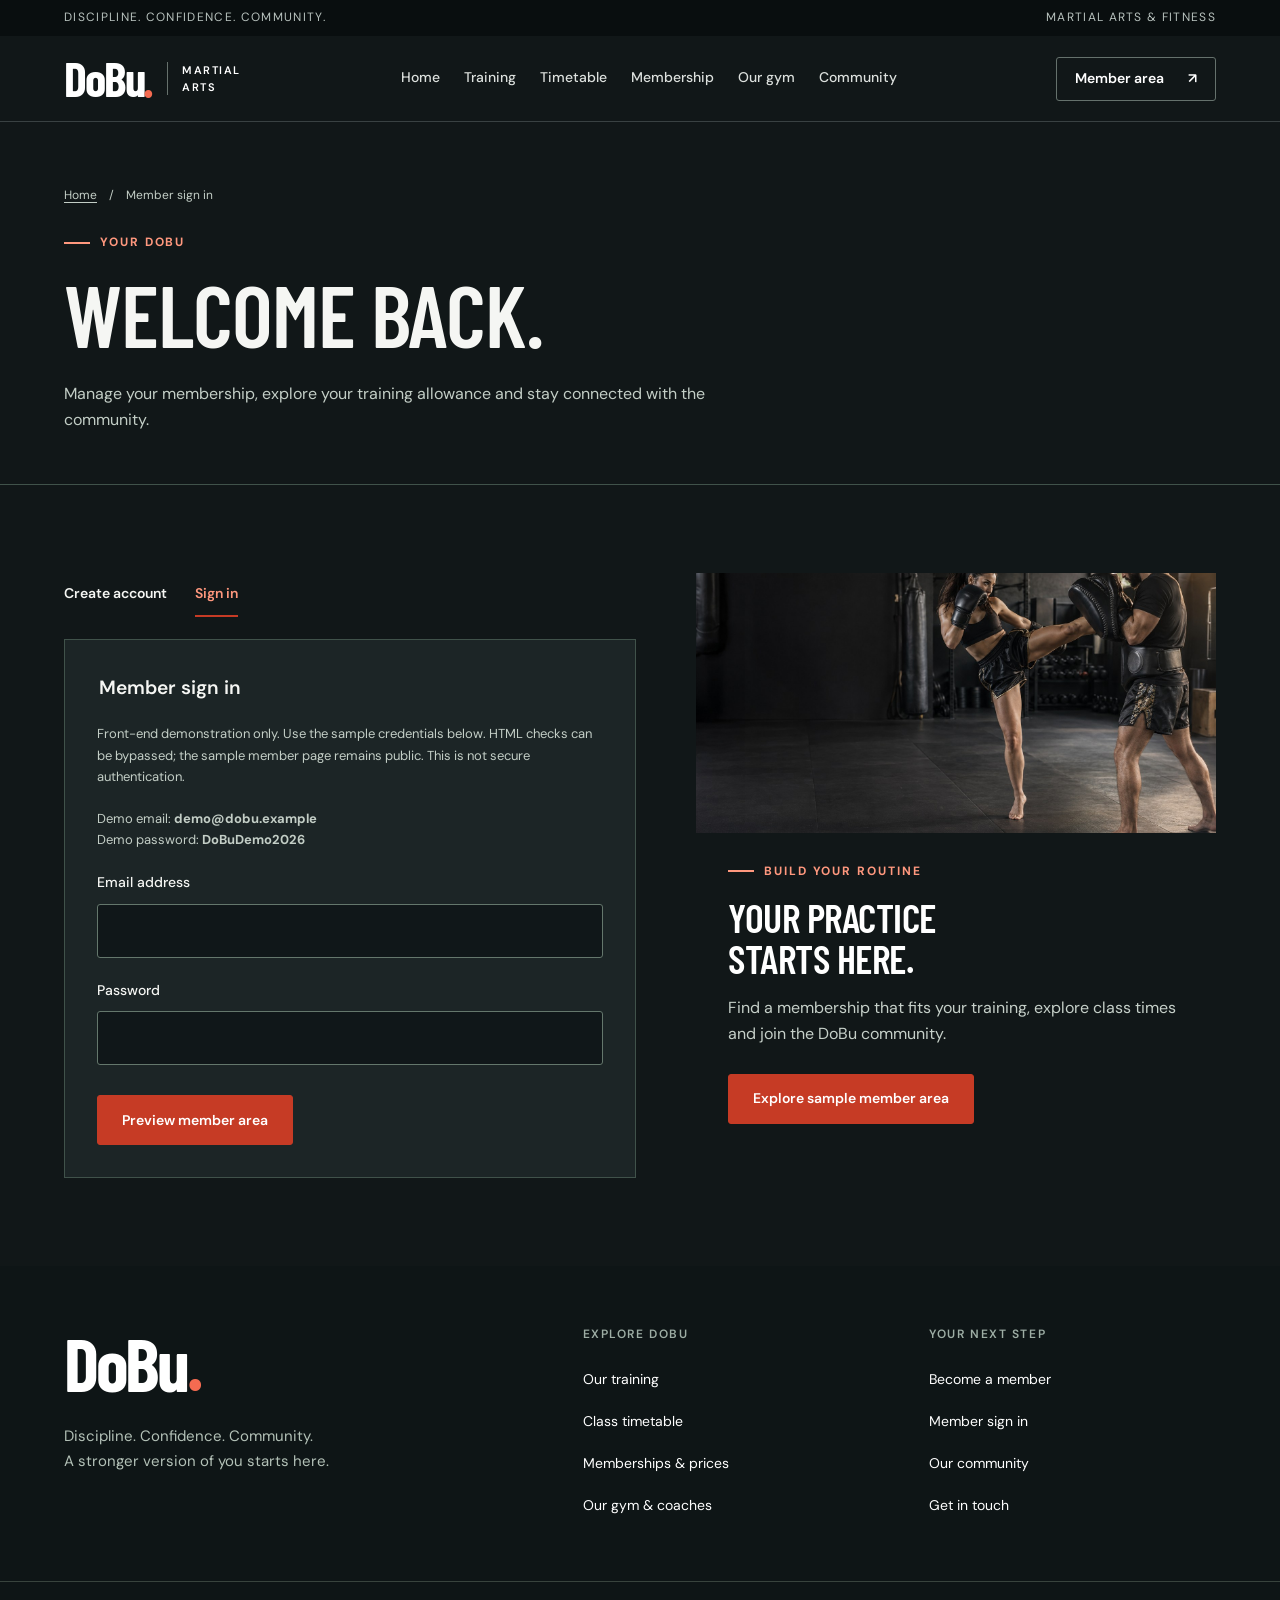
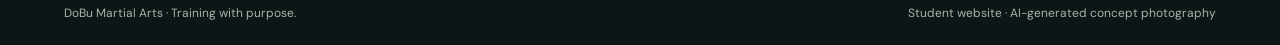
<file: login.html>
<!doctype html>
<html lang="en">
  <head>
    <meta charset="utf-8">
    <meta name="viewport" content="width=device-width, initial-scale=1">
    <title>Member sign in | DoBu Martial Arts</title>
    <meta
      name="description"
      content="Member sign in at DoBu Martial Arts. Explore classes, training and membership information.">
    <link rel="icon" type="image/svg+xml" href="assets/favicon.svg">
    <link rel="stylesheet" href="styles.css">
  </head>
  <body id="dobu-site" class="db-dark-page">
    <a class="skip-link" href="#main-content">Skip to main content</a>
    <div class="site-shell">
      <div class="db-topline">
        <span>Discipline. Confidence. Community.</span><span>Martial arts &amp; fitness</span>
      </div>
      <!-- Site header and navigation -->
      <header class="db-header">
        <a class="db-brand" href="index.html" aria-label="DoBu home">
          <span class="db-logo">DoBu<span>.</span></span>
          <span class="db-brand-sub">MARTIAL<br>ARTS</span>
        </a>
        <nav class="db-nav" aria-label="Main navigation">
          <a href="index.html">Home</a>
          <a href="training.html">Training</a>
          <a href="timetable.html">Timetable</a>
          <a href="membership.html">Membership</a>
          <a href="about.html">Our gym</a>
          <a href="community.html">Community</a>
        </nav>
        <a class="db-action db-outline db-small" href="account.html">
          Member area <span aria-hidden="true">↗</span>
        </a>
        <details class="db-mobile-nav">
          <summary>Explore DoBu</summary>
          <nav class="db-nav" aria-label="Main navigation">
            <a href="index.html">Home</a>
            <a href="training.html">Training</a>
            <a href="timetable.html">Timetable</a>
            <a href="membership.html">Membership</a>
            <a href="about.html">Our gym</a>
            <a href="community.html">Community</a>
          </nav>
        </details>
      </header>
      <!-- Main page content -->
      <main id="main-content">
        <div class="db-view">
          <div class="db-page-intro db-wrap">
            <nav class="db-breadcrumb" aria-label="Breadcrumb">
              <a href="index.html">Home</a><span aria-hidden="true">/</span
              ><span>Member sign in</span>
            </nav>
            <span class="db-eyebrow">Your DoBu</span>
            <h1>WELCOME BACK.</h1>
            <p>
              Manage your membership, explore your training allowance and stay connected with the
              community.
            </p>
          </div>
          <section class="db-section db-wrap">
            <h2 class="db-sr-only">Member sign in preview</h2>
            <div class="db-account-grid">
              <div>
                <div class="db-form-switch">
                  <a href="account.html">Create account</a>
                  <a href="login.html" aria-current="page">Sign in</a>
                </div>
                <form class="db-form" action="member.html" method="get">
                  <fieldset>
                    <legend>Member sign in</legend>
                    <p class="db-note">
                      Front-end demonstration only. Use the sample credentials below. HTML checks can be
                      bypassed; the sample member page remains public. This is not secure authentication.
                    </p>
                    <p class="db-note" id="demo-credentials">
                      Demo email: <strong>demo@dobu.example</strong><br>
                      Demo password: <strong>DoBuDemo2026</strong>
                    </p>
                    <label for="login-email">Email address</label
                    ><input
                      class="db-field"
                      id="login-email"
                      pattern="demo@dobu[.]example"
                      title="Use the demo email demo@dobu.example"
                      aria-describedby="demo-credentials"
                      type="email"
                      autocomplete="email"
                      required><label for="login-password">Password</label
                    ><input
                      class="db-field"
                      id="login-password"
                      pattern="DoBuDemo2026"
                      title="Use the demo password DoBuDemo2026"
                      aria-describedby="demo-credentials"
                      type="password"
                      autocomplete="current-password"
                      required>
                    <div class="db-actions">
                      <button class="db-action" type="submit">Preview member area</button>
                    </div>
                  </fieldset>
                </form>
              </div>
              <aside class="db-member-card">
                <img
                  src="assets/hero-muay-thai.jpg"
                  alt="Fictional martial arts athlete training with a pad holder"
                  width="1536"
                  height="1024"
                  class="db-photo-aside"
                  loading="lazy"
                  decoding="async"><span class="db-eyebrow">Build your routine</span>
                <h3>YOUR PRACTICE<br>STARTS HERE.</h3>
                <p>
                  Find a membership that fits your training, explore class times and join the DoBu
                  community.
                </p>
                <a class="db-action" href="member.html"> Explore sample member area </a>
              </aside>
            </div>
          </section>
        </div>
      </main>
      <!-- Site footer -->
      <footer class="db-footer">
        <div class="db-footer-main db-wrap">
          <div class="db-footer-brand">
            <a class="db-brand" href="index.html" aria-label="DoBu home">
              <span class="db-logo">DoBu<span>.</span></span>
            </a>
            <p>Discipline. Confidence. Community.<br>A stronger version of you starts here.</p>
          </div>
          <div>
            <h3>EXPLORE DOBU</h3>
            <ul>
              <li><a href="training.html">Our training</a></li>
              <li><a href="timetable.html">Class timetable</a></li>
              <li><a href="membership.html">Memberships &amp; prices</a></li>
              <li><a href="about.html">Our gym &amp; coaches</a></li>
            </ul>
          </div>
          <div>
            <h3>YOUR NEXT STEP</h3>
            <ul>
              <li><a href="account.html">Become a member</a></li>
              <li><a href="login.html">Member sign in</a></li>
              <li><a href="community.html">Our community</a></li>
              <li><a href="contact.html">Get in touch</a></li>
            </ul>
          </div>
        </div>
        <div class="db-footer-bottom db-wrap">
          <span>DoBu Martial Arts · Training with purpose.</span
          ><span>Student website · AI-generated concept photography</span>
        </div>
      </footer>
    </div>
  </body>
</html>
</file>
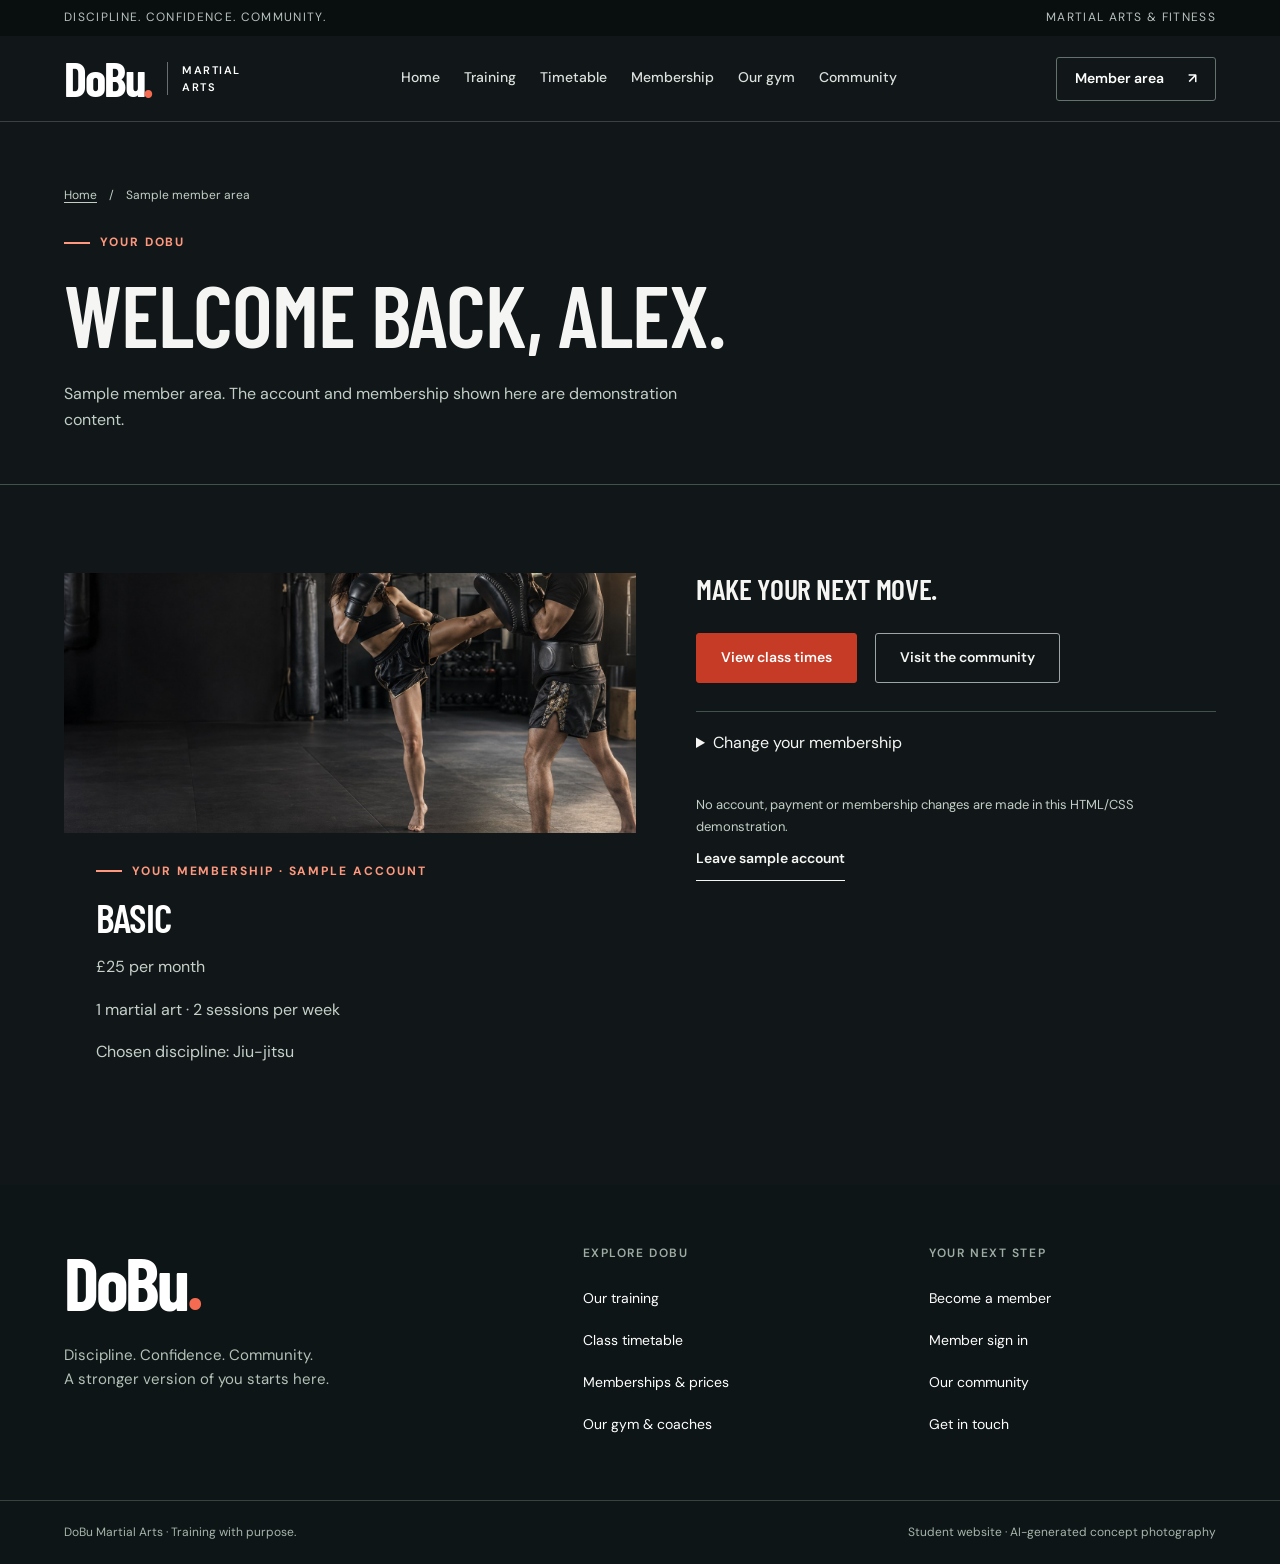
<file: member.html>
<!doctype html>
<html lang="en">
  <head>
    <meta charset="utf-8">
    <meta name="viewport" content="width=device-width, initial-scale=1">
    <title>Sample member area | DoBu Martial Arts</title>
    <meta
      name="description"
      content="Sample member area at DoBu Martial Arts. Explore classes, training and membership information.">
    <link rel="icon" type="image/svg+xml" href="assets/favicon.svg">
    <link rel="stylesheet" href="styles.css">
  </head>
  <body id="dobu-site" class="db-dark-page">
    <a class="skip-link" href="#main-content">Skip to main content</a>
    <div class="site-shell">
      <div class="db-topline">
        <span>Discipline. Confidence. Community.</span><span>Martial arts &amp; fitness</span>
      </div>
      <!-- Site header and navigation -->
      <header class="db-header">
        <a class="db-brand" href="index.html" aria-label="DoBu home">
          <span class="db-logo">DoBu<span>.</span></span>
          <span class="db-brand-sub">MARTIAL<br>ARTS</span>
        </a>
        <nav class="db-nav" aria-label="Main navigation">
          <a href="index.html">Home</a>
          <a href="training.html">Training</a>
          <a href="timetable.html">Timetable</a>
          <a href="membership.html">Membership</a>
          <a href="about.html">Our gym</a>
          <a href="community.html">Community</a>
        </nav>
        <a class="db-action db-outline db-small" href="account.html">
          Member area <span aria-hidden="true">↗</span>
        </a>
        <details class="db-mobile-nav">
          <summary>Explore DoBu</summary>
          <nav class="db-nav" aria-label="Main navigation">
            <a href="index.html">Home</a>
            <a href="training.html">Training</a>
            <a href="timetable.html">Timetable</a>
            <a href="membership.html">Membership</a>
            <a href="about.html">Our gym</a>
            <a href="community.html">Community</a>
          </nav>
        </details>
      </header>
      <!-- Main page content -->
      <main id="main-content">
        <div class="db-view">
          <div class="db-page-intro db-wrap">
            <nav class="db-breadcrumb" aria-label="Breadcrumb">
              <a href="index.html">Home</a><span aria-hidden="true">/</span
              ><span>Sample member area</span>
            </nav>
            <span class="db-eyebrow">Your DoBu</span>
            <h1>WELCOME BACK, ALEX.</h1>
            <p>
              Sample member area. The account and membership shown here are demonstration content.
            </p>
          </div>
          <section class="db-section db-wrap">
            <h2 class="db-sr-only">Sample membership overview</h2>
            <div class="db-account-grid">
              <div class="db-member-card">
                <img
                  src="assets/hero-muay-thai.jpg"
                  alt="Fictional martial arts athlete training with a pad holder"
                  width="1536"
                  height="1024"
                  class="db-photo-aside"
                  loading="lazy"
                  decoding="async"><span class="db-eyebrow">Your membership · sample account</span>
                <h3>BASIC</h3>
                <p>£25 per month</p>
                <p>1 martial art · 2 sessions per week</p>
                <p>Chosen discipline: Jiu-jitsu</p>
              </div>
              <div>
                <h3>MAKE YOUR NEXT MOVE.</h3>
                <div class="db-actions">
                  <a class="db-action" href="timetable.html"> View class times </a>
                  <a class="db-action db-outline" href="community.html"> Visit the community </a>
                </div>
                <details class="db-change">
                  <summary>Change your membership</summary>
                  <p>
                    Compare plans to see their class allowances. Membership changes will be
                    available once account services are connected.
                  </p>
                  <a class="db-link" href="membership.html"> Compare membership plans </a>
                </details>
                <p class="db-note">
                  No account, payment or membership changes are made in this HTML/CSS demonstration.
                </p>
                <a class="db-link" href="account.html"> Leave sample account </a>
              </div>
            </div>
          </section>
        </div>
      </main>
      <!-- Site footer -->
      <footer class="db-footer">
        <div class="db-footer-main db-wrap">
          <div class="db-footer-brand">
            <a class="db-brand" href="index.html" aria-label="DoBu home">
              <span class="db-logo">DoBu<span>.</span></span>
            </a>
            <p>Discipline. Confidence. Community.<br>A stronger version of you starts here.</p>
          </div>
          <div>
            <h3>EXPLORE DOBU</h3>
            <ul>
              <li><a href="training.html">Our training</a></li>
              <li><a href="timetable.html">Class timetable</a></li>
              <li><a href="membership.html">Memberships &amp; prices</a></li>
              <li><a href="about.html">Our gym &amp; coaches</a></li>
            </ul>
          </div>
          <div>
            <h3>YOUR NEXT STEP</h3>
            <ul>
              <li><a href="account.html">Become a member</a></li>
              <li><a href="login.html">Member sign in</a></li>
              <li><a href="community.html">Our community</a></li>
              <li><a href="contact.html">Get in touch</a></li>
            </ul>
          </div>
        </div>
        <div class="db-footer-bottom db-wrap">
          <span>DoBu Martial Arts · Training with purpose.</span
          ><span>Student website · AI-generated concept photography</span>
        </div>
      </footer>
    </div>
  </body>
</html>
</file>
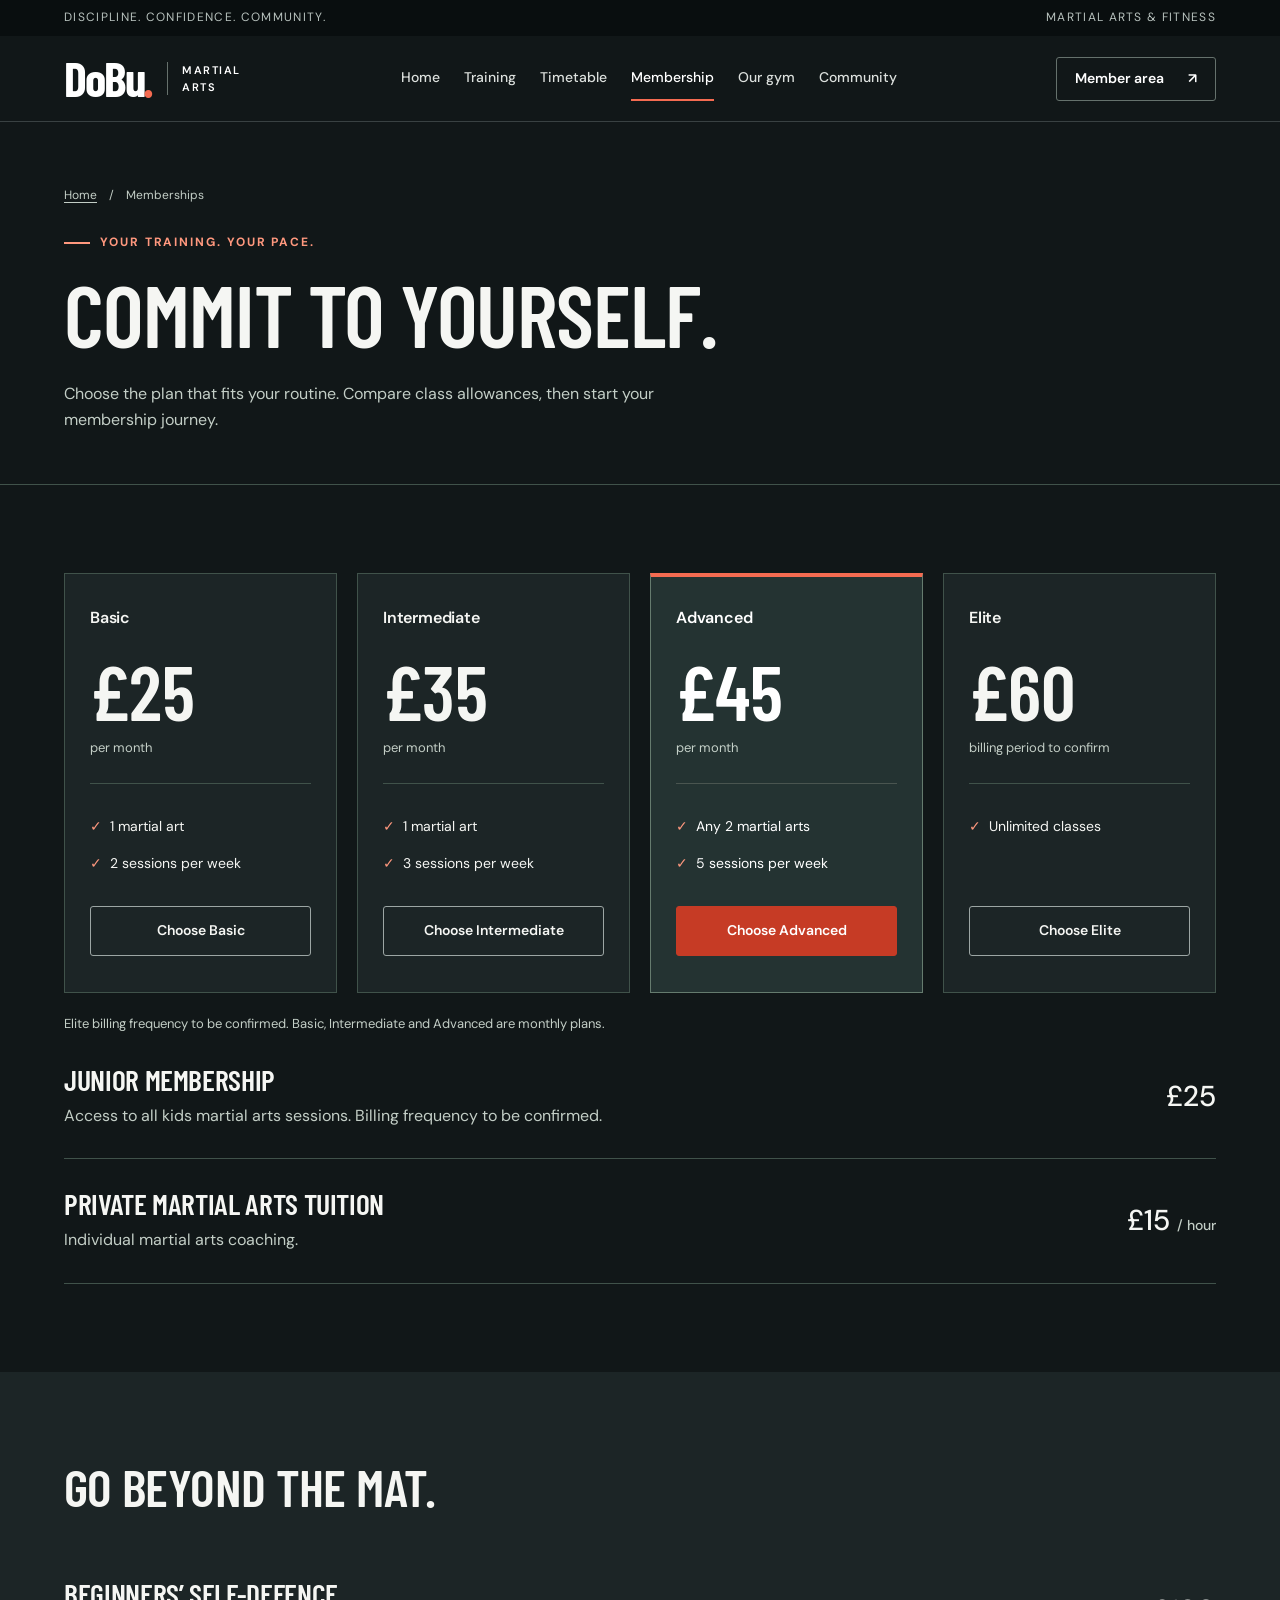
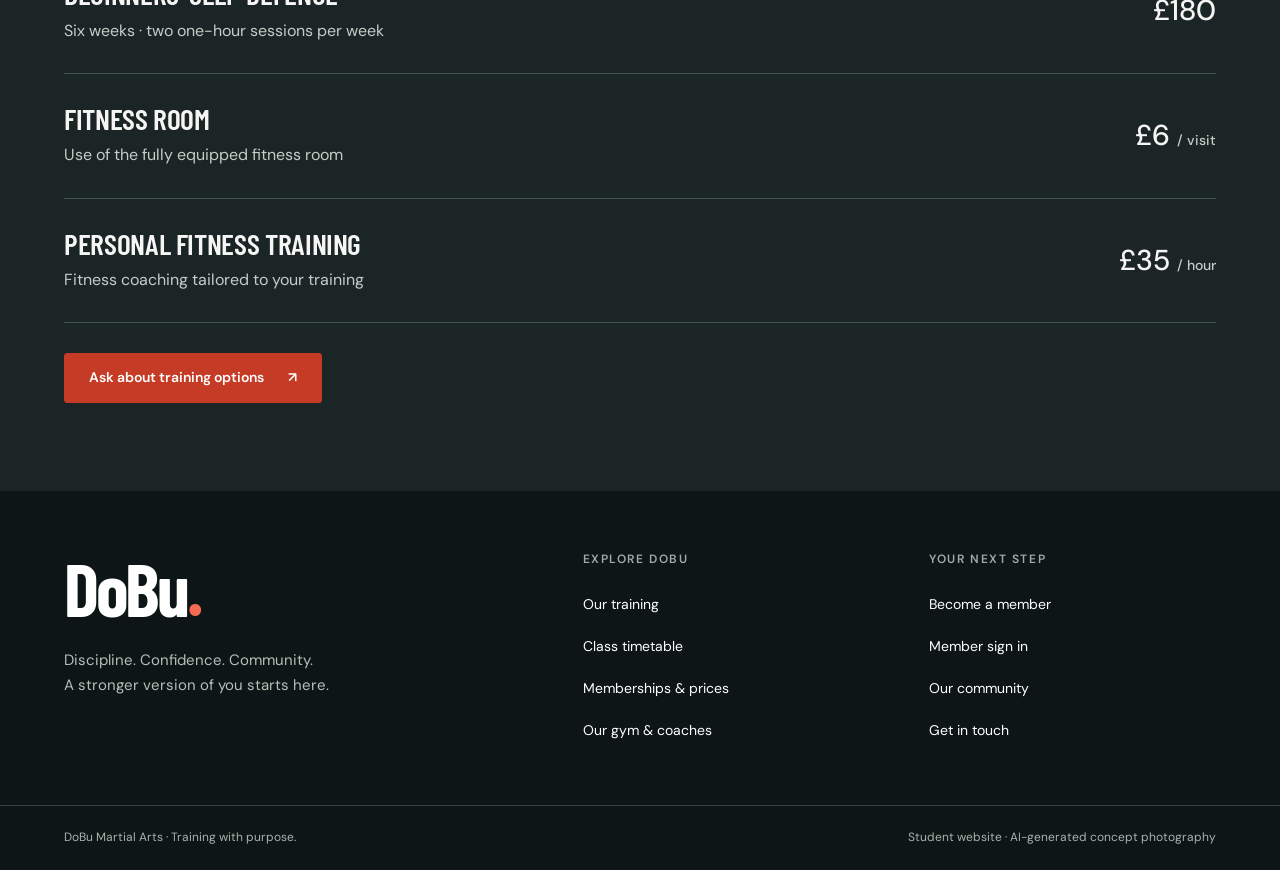
<file: membership.html>
<!doctype html>
<html lang="en">
  <head>
    <meta charset="utf-8">
    <meta name="viewport" content="width=device-width, initial-scale=1">
    <title>Memberships &amp; prices | DoBu Martial Arts</title>
    <meta
      name="description"
      content="Memberships &amp; prices at DoBu Martial Arts. Explore classes, training and membership information.">
    <link rel="icon" type="image/svg+xml" href="assets/favicon.svg">
    <link rel="stylesheet" href="styles.css">
  </head>
  <body id="dobu-site" class="db-dark-page">
    <a class="skip-link" href="#main-content">Skip to main content</a>
    <div class="site-shell">
      <div class="db-topline">
        <span>Discipline. Confidence. Community.</span><span>Martial arts &amp; fitness</span>
      </div>
      <!-- Site header and navigation -->
      <header class="db-header">
        <a class="db-brand" href="index.html" aria-label="DoBu home">
          <span class="db-logo">DoBu<span>.</span></span>
          <span class="db-brand-sub">MARTIAL<br>ARTS</span>
        </a>
        <nav class="db-nav" aria-label="Main navigation">
          <a href="index.html">Home</a>
          <a href="training.html">Training</a>
          <a href="timetable.html">Timetable</a>
          <a href="membership.html" aria-current="page">Membership</a>
          <a href="about.html">Our gym</a>
          <a href="community.html">Community</a>
        </nav>
        <a class="db-action db-outline db-small" href="account.html">
          Member area <span aria-hidden="true">↗</span>
        </a>
        <details class="db-mobile-nav">
          <summary>Explore DoBu</summary>
          <nav class="db-nav" aria-label="Main navigation">
            <a href="index.html">Home</a>
            <a href="training.html">Training</a>
            <a href="timetable.html">Timetable</a>
            <a href="membership.html" aria-current="page">Membership</a>
            <a href="about.html">Our gym</a>
            <a href="community.html">Community</a>
          </nav>
        </details>
      </header>
      <!-- Main page content -->
      <main id="main-content">
        <div class="db-view">
          <div class="db-page-intro db-wrap">
            <nav class="db-breadcrumb" aria-label="Breadcrumb">
              <a href="index.html">Home</a><span aria-hidden="true">/</span><span>Memberships</span>
            </nav>
            <span class="db-eyebrow">Your training. Your pace.</span>
            <h1>COMMIT TO YOURSELF.</h1>
            <p>
              Choose the plan that fits your routine. Compare class allowances, then start your
              membership journey.
            </p>
          </div>
          <section class="db-section db-wrap">
            <h2 class="db-sr-only">Membership plans</h2>
            <div class="db-price-grid">
              <article class="db-price">
                <h3>Basic</h3>
                <div class="db-amount">£25</div>
                <div class="db-period">per month</div>
                <ul>
                  <li>1 martial art</li>
                  <li>2 sessions per week</li>
                </ul>
                <a href="account.html#plan-basic" class="db-action db-outline">
                  Choose Basic
                </a>
              </article>
              <article class="db-price">
                <h3>Intermediate</h3>
                <div class="db-amount">£35</div>
                <div class="db-period">per month</div>
                <ul>
                  <li>1 martial art</li>
                  <li>3 sessions per week</li>
                </ul>
                <a href="account.html#plan-intermediate" class="db-action db-outline">
                  Choose Intermediate
                </a>
              </article>
              <article class="db-price db-featured">
                <h3>Advanced</h3>
                <div class="db-amount">£45</div>
                <div class="db-period">per month</div>
                <ul>
                  <li>Any 2 martial arts</li>
                  <li>5 sessions per week</li>
                </ul>
                <a href="account.html#plan-advanced" class="db-action"> Choose Advanced </a>
              </article>
              <article class="db-price">
                <h3>Elite</h3>
                <div class="db-amount">£60</div>
                <div class="db-period">billing period to confirm</div>
                <ul>
                  <li>Unlimited classes</li>
                </ul>
                <a href="account.html#plan-elite" class="db-action db-outline">
                  Choose Elite
                </a>
              </article>
            </div>
            <p class="db-note">
              Elite billing frequency to be confirmed. Basic, Intermediate and Advanced are monthly
              plans.
            </p>
            <div class="db-rate">
              <div>
                <h3>JUNIOR MEMBERSHIP</h3>
                <p>Access to all kids martial arts sessions. Billing frequency to be confirmed.</p>
              </div>
              <b>£25</b>
            </div>
            <div class="db-rate">
              <div>
                <h3>PRIVATE MARTIAL ARTS TUITION</h3>
                <p>Individual martial arts coaching.</p>
              </div>
              <b>£15 <small>/ hour</small></b>
            </div>
          </section>
          <section class="db-section db-wrap db-soft">
            <div class="db-section-head"><h2>GO BEYOND THE MAT.</h2></div>
            <div class="db-rate">
              <div>
                <h3>BEGINNERS’ SELF-DEFENCE</h3>
                <p>Six weeks · two one-hour sessions per week</p>
              </div>
              <b>£180</b>
            </div>
            <div class="db-rate">
              <div>
                <h3>FITNESS ROOM</h3>
                <p>Use of the fully equipped fitness room</p>
              </div>
              <b>£6 <small>/ visit</small></b>
            </div>
            <div class="db-rate">
              <div>
                <h3>PERSONAL FITNESS TRAINING</h3>
                <p>Fitness coaching tailored to your training</p>
              </div>
              <b>£35 <small>/ hour</small></b>
            </div>
            <div class="db-actions">
              <a class="db-action" href="contact.html">
                Ask about training options <span aria-hidden="true">↗</span>
              </a>
            </div>
          </section>
        </div>
      </main>
      <!-- Site footer -->
      <footer class="db-footer">
        <div class="db-footer-main db-wrap">
          <div class="db-footer-brand">
            <a class="db-brand" href="index.html" aria-label="DoBu home">
              <span class="db-logo">DoBu<span>.</span></span>
            </a>
            <p>Discipline. Confidence. Community.<br>A stronger version of you starts here.</p>
          </div>
          <div>
            <h3>EXPLORE DOBU</h3>
            <ul>
              <li><a href="training.html">Our training</a></li>
              <li><a href="timetable.html">Class timetable</a></li>
              <li><a href="membership.html">Memberships &amp; prices</a></li>
              <li><a href="about.html">Our gym &amp; coaches</a></li>
            </ul>
          </div>
          <div>
            <h3>YOUR NEXT STEP</h3>
            <ul>
              <li><a href="account.html">Become a member</a></li>
              <li><a href="login.html">Member sign in</a></li>
              <li><a href="community.html">Our community</a></li>
              <li><a href="contact.html">Get in touch</a></li>
            </ul>
          </div>
        </div>
        <div class="db-footer-bottom db-wrap">
          <span>DoBu Martial Arts · Training with purpose.</span
          ><span>Student website · AI-generated concept photography</span>
        </div>
      </footer>
    </div>
  </body>
</html>
</file>
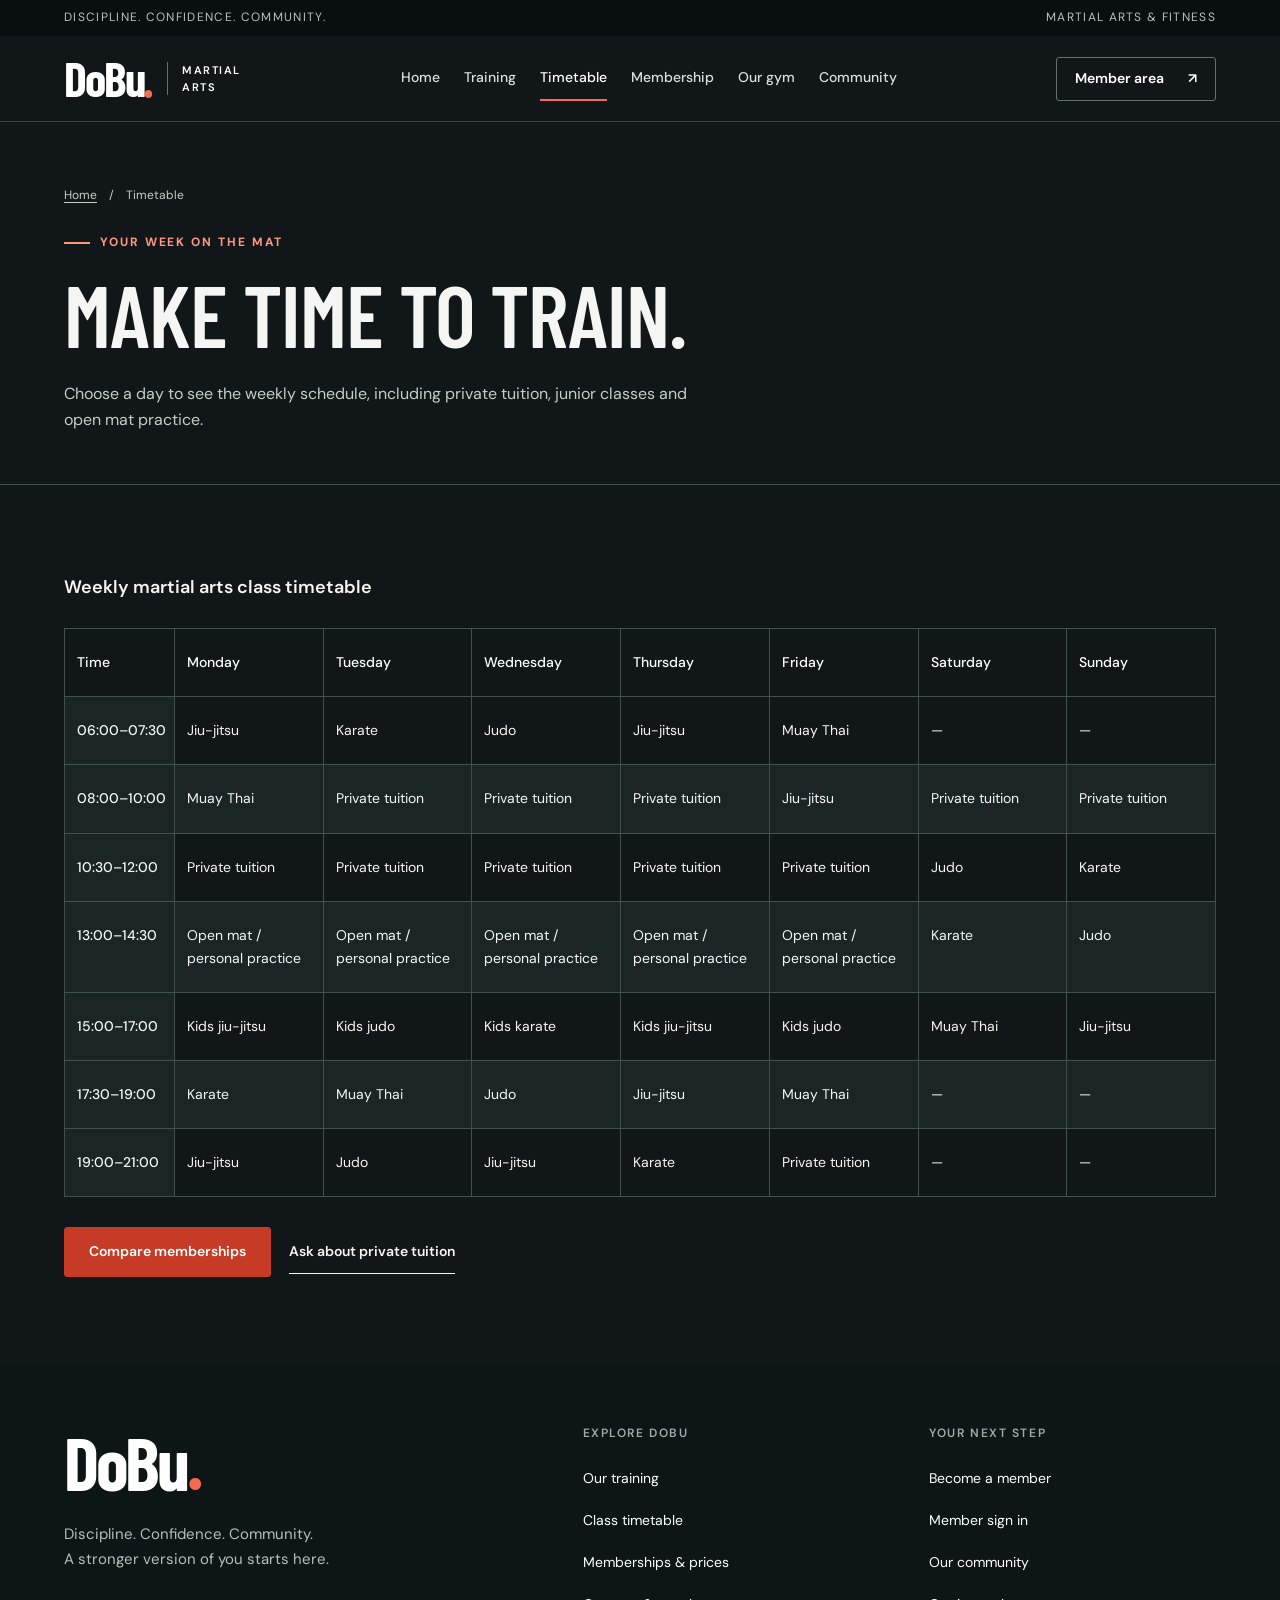
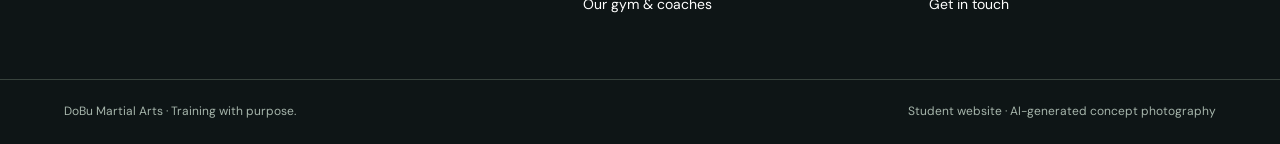
<file: timetable.html>
<!doctype html>
<html lang="en">
  <head>
    <meta charset="utf-8">
    <meta name="viewport" content="width=device-width, initial-scale=1">
    <title>Weekly class timetable | DoBu Martial Arts</title>
    <meta
      name="description"
      content="Weekly class timetable at DoBu Martial Arts. Explore classes, training and membership information.">
    <link rel="icon" type="image/svg+xml" href="assets/favicon.svg">
    <link rel="stylesheet" href="styles.css">
  </head>
  <body id="dobu-site" class="db-dark-page">
    <a class="skip-link" href="#main-content">Skip to main content</a>
    <div class="site-shell">
      <div class="db-topline">
        <span>Discipline. Confidence. Community.</span><span>Martial arts &amp; fitness</span>
      </div>
      <!-- Site header and navigation -->
      <header class="db-header">
        <a class="db-brand" href="index.html" aria-label="DoBu home">
          <span class="db-logo">DoBu<span>.</span></span>
          <span class="db-brand-sub">MARTIAL<br>ARTS</span>
        </a>
        <nav class="db-nav" aria-label="Main navigation">
          <a href="index.html">Home</a>
          <a href="training.html">Training</a>
          <a href="timetable.html" aria-current="page">Timetable</a>
          <a href="membership.html">Membership</a>
          <a href="about.html">Our gym</a>
          <a href="community.html">Community</a>
        </nav>
        <a class="db-action db-outline db-small" href="account.html">
          Member area <span aria-hidden="true">↗</span>
        </a>
        <details class="db-mobile-nav">
          <summary>Explore DoBu</summary>
          <nav class="db-nav" aria-label="Main navigation">
            <a href="index.html">Home</a>
            <a href="training.html">Training</a>
            <a href="timetable.html" aria-current="page">Timetable</a>
            <a href="membership.html">Membership</a>
            <a href="about.html">Our gym</a>
            <a href="community.html">Community</a>
          </nav>
        </details>
      </header>
      <!-- Main page content -->
      <main id="main-content">
        <div class="db-view">
          <div class="db-page-intro db-wrap">
            <nav class="db-breadcrumb" aria-label="Breadcrumb">
              <a href="index.html">Home</a><span aria-hidden="true">/</span><span>Timetable</span>
            </nav>
            <span class="db-eyebrow">Your week on the mat</span>
            <h1>MAKE TIME TO TRAIN.</h1>
            <p>
              Choose a day to see the weekly schedule, including private tuition, junior classes and
              open mat practice.
            </p>
          </div>
          <section class="db-section db-wrap">
            <h2 class="db-sr-only">Weekly class schedules</h2>
            <div class="db-schedule-desktop">
              <table class="db-schedule">
                <caption>
                  Weekly martial arts class timetable
                </caption>
                <thead>
                  <tr>
                    <th scope="col">Time</th>
                    <th scope="col">Monday</th>
                    <th scope="col">Tuesday</th>
                    <th scope="col">Wednesday</th>
                    <th scope="col">Thursday</th>
                    <th scope="col">Friday</th>
                    <th scope="col">Saturday</th>
                    <th scope="col">Sunday</th>
                  </tr>
                </thead>
                <tbody>
                  <tr>
                    <th scope="row">06:00–07:30</th>
                    <td>Jiu-jitsu</td>
                    <td>Karate</td>
                    <td>Judo</td>
                    <td>Jiu-jitsu</td>
                    <td>Muay Thai</td>
                    <td aria-label="No session">—</td>
                    <td aria-label="No session">—</td>
                  </tr>
                  <tr>
                    <th scope="row">08:00–10:00</th>
                    <td>Muay Thai</td>
                    <td>Private tuition</td>
                    <td>Private tuition</td>
                    <td>Private tuition</td>
                    <td>Jiu-jitsu</td>
                    <td>Private tuition</td>
                    <td>Private tuition</td>
                  </tr>
                  <tr>
                    <th scope="row">10:30–12:00</th>
                    <td>Private tuition</td>
                    <td>Private tuition</td>
                    <td>Private tuition</td>
                    <td>Private tuition</td>
                    <td>Private tuition</td>
                    <td>Judo</td>
                    <td>Karate</td>
                  </tr>
                  <tr>
                    <th scope="row">13:00–14:30</th>
                    <td>Open mat / personal practice</td>
                    <td>Open mat / personal practice</td>
                    <td>Open mat / personal practice</td>
                    <td>Open mat / personal practice</td>
                    <td>Open mat / personal practice</td>
                    <td>Karate</td>
                    <td>Judo</td>
                  </tr>
                  <tr>
                    <th scope="row">15:00–17:00</th>
                    <td>Kids jiu-jitsu</td>
                    <td>Kids judo</td>
                    <td>Kids karate</td>
                    <td>Kids jiu-jitsu</td>
                    <td>Kids judo</td>
                    <td>Muay Thai</td>
                    <td>Jiu-jitsu</td>
                  </tr>
                  <tr>
                    <th scope="row">17:30–19:00</th>
                    <td>Karate</td>
                    <td>Muay Thai</td>
                    <td>Judo</td>
                    <td>Jiu-jitsu</td>
                    <td>Muay Thai</td>
                    <td aria-label="No session">—</td>
                    <td aria-label="No session">—</td>
                  </tr>
                  <tr>
                    <th scope="row">19:00–21:00</th>
                    <td>Jiu-jitsu</td>
                    <td>Judo</td>
                    <td>Jiu-jitsu</td>
                    <td>Karate</td>
                    <td>Private tuition</td>
                    <td aria-label="No session">—</td>
                    <td aria-label="No session">—</td>
                  </tr>
                </tbody>
              </table>
            </div>
            <div class="db-schedule-mobile">
              <details class="db-day-panel" id="monday" open>
                <summary>Monday</summary>
                <div class="db-session">
                  <span class="db-session-time"><time datetime="06:00">06:00</time>–<time datetime="07:30">07:30</time></span>
                  <div>
                    <h3>Jiu-jitsu</h3>
                    <small>Martial arts class</small>
                  </div>
                </div>
                <div class="db-session">
                  <span class="db-session-time"><time datetime="08:00">08:00</time>–<time datetime="10:00">10:00</time></span>
                  <div>
                    <h3>Muay Thai</h3>
                    <small>Martial arts class</small>
                  </div>
                </div>
                <div class="db-session">
                  <span class="db-session-time"><time datetime="10:30">10:30</time>–<time datetime="12:00">12:00</time></span>
                  <div>
                    <h3>Private tuition</h3>
                    <small>£15 per hour</small>
                  </div>
                </div>
                <div class="db-session">
                  <span class="db-session-time"><time datetime="13:00">13:00</time>–<time datetime="14:30">14:30</time></span>
                  <div>
                    <h3>Open mat / personal practice</h3>
                    <small>Personal practice</small>
                  </div>
                </div>
                <div class="db-session">
                  <span class="db-session-time"><time datetime="15:00">15:00</time>–<time datetime="17:00">17:00</time></span>
                  <div>
                    <h3>Kids jiu-jitsu</h3>
                    <small>Junior martial arts</small>
                  </div>
                </div>
                <div class="db-session">
                  <span class="db-session-time"><time datetime="17:30">17:30</time>–<time datetime="19:00">19:00</time></span>
                  <div>
                    <h3>Karate</h3>
                    <small>Martial arts class</small>
                  </div>
                </div>
                <div class="db-session">
                  <span class="db-session-time"><time datetime="19:00">19:00</time>–<time datetime="21:00">21:00</time></span>
                  <div>
                    <h3>Jiu-jitsu</h3>
                    <small>Martial arts class</small>
                  </div>
                </div>
              </details>
              <details class="db-day-panel" id="tuesday">
                <summary>Tuesday</summary>
                <div class="db-session">
                  <span class="db-session-time"><time datetime="06:00">06:00</time>–<time datetime="07:30">07:30</time></span>
                  <div>
                    <h3>Karate</h3>
                    <small>Martial arts class</small>
                  </div>
                </div>
                <div class="db-session">
                  <span class="db-session-time"><time datetime="08:00">08:00</time>–<time datetime="10:00">10:00</time></span>
                  <div>
                    <h3>Private tuition</h3>
                    <small>£15 per hour</small>
                  </div>
                </div>
                <div class="db-session">
                  <span class="db-session-time"><time datetime="10:30">10:30</time>–<time datetime="12:00">12:00</time></span>
                  <div>
                    <h3>Private tuition</h3>
                    <small>£15 per hour</small>
                  </div>
                </div>
                <div class="db-session">
                  <span class="db-session-time"><time datetime="13:00">13:00</time>–<time datetime="14:30">14:30</time></span>
                  <div>
                    <h3>Open mat / personal practice</h3>
                    <small>Personal practice</small>
                  </div>
                </div>
                <div class="db-session">
                  <span class="db-session-time"><time datetime="15:00">15:00</time>–<time datetime="17:00">17:00</time></span>
                  <div>
                    <h3>Kids judo</h3>
                    <small>Junior martial arts</small>
                  </div>
                </div>
                <div class="db-session">
                  <span class="db-session-time"><time datetime="17:30">17:30</time>–<time datetime="19:00">19:00</time></span>
                  <div>
                    <h3>Muay Thai</h3>
                    <small>Martial arts class</small>
                  </div>
                </div>
                <div class="db-session">
                  <span class="db-session-time"><time datetime="19:00">19:00</time>–<time datetime="21:00">21:00</time></span>
                  <div>
                    <h3>Judo</h3>
                    <small>Martial arts class</small>
                  </div>
                </div>
              </details>
              <details class="db-day-panel" id="wednesday">
                <summary>Wednesday</summary>
                <div class="db-session">
                  <span class="db-session-time"><time datetime="06:00">06:00</time>–<time datetime="07:30">07:30</time></span>
                  <div>
                    <h3>Judo</h3>
                    <small>Martial arts class</small>
                  </div>
                </div>
                <div class="db-session">
                  <span class="db-session-time"><time datetime="08:00">08:00</time>–<time datetime="10:00">10:00</time></span>
                  <div>
                    <h3>Private tuition</h3>
                    <small>£15 per hour</small>
                  </div>
                </div>
                <div class="db-session">
                  <span class="db-session-time"><time datetime="10:30">10:30</time>–<time datetime="12:00">12:00</time></span>
                  <div>
                    <h3>Private tuition</h3>
                    <small>£15 per hour</small>
                  </div>
                </div>
                <div class="db-session">
                  <span class="db-session-time"><time datetime="13:00">13:00</time>–<time datetime="14:30">14:30</time></span>
                  <div>
                    <h3>Open mat / personal practice</h3>
                    <small>Personal practice</small>
                  </div>
                </div>
                <div class="db-session">
                  <span class="db-session-time"><time datetime="15:00">15:00</time>–<time datetime="17:00">17:00</time></span>
                  <div>
                    <h3>Kids karate</h3>
                    <small>Junior martial arts</small>
                  </div>
                </div>
                <div class="db-session">
                  <span class="db-session-time"><time datetime="17:30">17:30</time>–<time datetime="19:00">19:00</time></span>
                  <div>
                    <h3>Judo</h3>
                    <small>Martial arts class</small>
                  </div>
                </div>
                <div class="db-session">
                  <span class="db-session-time"><time datetime="19:00">19:00</time>–<time datetime="21:00">21:00</time></span>
                  <div>
                    <h3>Jiu-jitsu</h3>
                    <small>Martial arts class</small>
                  </div>
                </div>
              </details>
              <details class="db-day-panel" id="thursday">
                <summary>Thursday</summary>
                <div class="db-session">
                  <span class="db-session-time"><time datetime="06:00">06:00</time>–<time datetime="07:30">07:30</time></span>
                  <div>
                    <h3>Jiu-jitsu</h3>
                    <small>Martial arts class</small>
                  </div>
                </div>
                <div class="db-session">
                  <span class="db-session-time"><time datetime="08:00">08:00</time>–<time datetime="10:00">10:00</time></span>
                  <div>
                    <h3>Private tuition</h3>
                    <small>£15 per hour</small>
                  </div>
                </div>
                <div class="db-session">
                  <span class="db-session-time"><time datetime="10:30">10:30</time>–<time datetime="12:00">12:00</time></span>
                  <div>
                    <h3>Private tuition</h3>
                    <small>£15 per hour</small>
                  </div>
                </div>
                <div class="db-session">
                  <span class="db-session-time"><time datetime="13:00">13:00</time>–<time datetime="14:30">14:30</time></span>
                  <div>
                    <h3>Open mat / personal practice</h3>
                    <small>Personal practice</small>
                  </div>
                </div>
                <div class="db-session">
                  <span class="db-session-time"><time datetime="15:00">15:00</time>–<time datetime="17:00">17:00</time></span>
                  <div>
                    <h3>Kids jiu-jitsu</h3>
                    <small>Junior martial arts</small>
                  </div>
                </div>
                <div class="db-session">
                  <span class="db-session-time"><time datetime="17:30">17:30</time>–<time datetime="19:00">19:00</time></span>
                  <div>
                    <h3>Jiu-jitsu</h3>
                    <small>Martial arts class</small>
                  </div>
                </div>
                <div class="db-session">
                  <span class="db-session-time"><time datetime="19:00">19:00</time>–<time datetime="21:00">21:00</time></span>
                  <div>
                    <h3>Karate</h3>
                    <small>Martial arts class</small>
                  </div>
                </div>
              </details>
              <details class="db-day-panel" id="friday">
                <summary>Friday</summary>
                <div class="db-session">
                  <span class="db-session-time"><time datetime="06:00">06:00</time>–<time datetime="07:30">07:30</time></span>
                  <div>
                    <h3>Muay Thai</h3>
                    <small>Martial arts class</small>
                  </div>
                </div>
                <div class="db-session">
                  <span class="db-session-time"><time datetime="08:00">08:00</time>–<time datetime="10:00">10:00</time></span>
                  <div>
                    <h3>Jiu-jitsu</h3>
                    <small>Martial arts class</small>
                  </div>
                </div>
                <div class="db-session">
                  <span class="db-session-time"><time datetime="10:30">10:30</time>–<time datetime="12:00">12:00</time></span>
                  <div>
                    <h3>Private tuition</h3>
                    <small>£15 per hour</small>
                  </div>
                </div>
                <div class="db-session">
                  <span class="db-session-time"><time datetime="13:00">13:00</time>–<time datetime="14:30">14:30</time></span>
                  <div>
                    <h3>Open mat / personal practice</h3>
                    <small>Personal practice</small>
                  </div>
                </div>
                <div class="db-session">
                  <span class="db-session-time"><time datetime="15:00">15:00</time>–<time datetime="17:00">17:00</time></span>
                  <div>
                    <h3>Kids judo</h3>
                    <small>Junior martial arts</small>
                  </div>
                </div>
                <div class="db-session">
                  <span class="db-session-time"><time datetime="17:30">17:30</time>–<time datetime="19:00">19:00</time></span>
                  <div>
                    <h3>Muay Thai</h3>
                    <small>Martial arts class</small>
                  </div>
                </div>
                <div class="db-session">
                  <span class="db-session-time"><time datetime="19:00">19:00</time>–<time datetime="21:00">21:00</time></span>
                  <div>
                    <h3>Private tuition</h3>
                    <small>£15 per hour</small>
                  </div>
                </div>
              </details>
              <details class="db-day-panel" id="saturday">
                <summary>Saturday</summary>
                <div class="db-session">
                  <span class="db-session-time"><time datetime="08:00">08:00</time>–<time datetime="10:00">10:00</time></span>
                  <div>
                    <h3>Private tuition</h3>
                    <small>£15 per hour</small>
                  </div>
                </div>
                <div class="db-session">
                  <span class="db-session-time"><time datetime="10:30">10:30</time>–<time datetime="12:00">12:00</time></span>
                  <div>
                    <h3>Judo</h3>
                    <small>Martial arts class</small>
                  </div>
                </div>
                <div class="db-session">
                  <span class="db-session-time"><time datetime="13:00">13:00</time>–<time datetime="14:30">14:30</time></span>
                  <div>
                    <h3>Karate</h3>
                    <small>Martial arts class</small>
                  </div>
                </div>
                <div class="db-session">
                  <span class="db-session-time"><time datetime="15:00">15:00</time>–<time datetime="17:00">17:00</time></span>
                  <div>
                    <h3>Muay Thai</h3>
                    <small>Martial arts class</small>
                  </div>
                </div>
              </details>
              <details class="db-day-panel" id="sunday">
                <summary>Sunday</summary>
                <div class="db-session">
                  <span class="db-session-time"><time datetime="08:00">08:00</time>–<time datetime="10:00">10:00</time></span>
                  <div>
                    <h3>Private tuition</h3>
                    <small>£15 per hour</small>
                  </div>
                </div>
                <div class="db-session">
                  <span class="db-session-time"><time datetime="10:30">10:30</time>–<time datetime="12:00">12:00</time></span>
                  <div>
                    <h3>Karate</h3>
                    <small>Martial arts class</small>
                  </div>
                </div>
                <div class="db-session">
                  <span class="db-session-time"><time datetime="13:00">13:00</time>–<time datetime="14:30">14:30</time></span>
                  <div>
                    <h3>Judo</h3>
                    <small>Martial arts class</small>
                  </div>
                </div>
                <div class="db-session">
                  <span class="db-session-time"><time datetime="15:00">15:00</time>–<time datetime="17:00">17:00</time></span>
                  <div>
                    <h3>Jiu-jitsu</h3>
                    <small>Martial arts class</small>
                  </div>
                </div>
              </details>
            </div>
            <div class="db-actions">
              <a class="db-action" href="membership.html"> Compare memberships </a>
              <a class="db-link" href="contact.html"> Ask about private tuition </a>
            </div>
          </section>
        </div>
      </main>
      <!-- Site footer -->
      <footer class="db-footer">
        <div class="db-footer-main db-wrap">
          <div class="db-footer-brand">
            <a class="db-brand" href="index.html" aria-label="DoBu home">
              <span class="db-logo">DoBu<span>.</span></span>
            </a>
            <p>Discipline. Confidence. Community.<br>A stronger version of you starts here.</p>
          </div>
          <div>
            <h3>EXPLORE DOBU</h3>
            <ul>
              <li><a href="training.html">Our training</a></li>
              <li><a href="timetable.html">Class timetable</a></li>
              <li><a href="membership.html">Memberships &amp; prices</a></li>
              <li><a href="about.html">Our gym &amp; coaches</a></li>
            </ul>
          </div>
          <div>
            <h3>YOUR NEXT STEP</h3>
            <ul>
              <li><a href="account.html">Become a member</a></li>
              <li><a href="login.html">Member sign in</a></li>
              <li><a href="community.html">Our community</a></li>
              <li><a href="contact.html">Get in touch</a></li>
            </ul>
          </div>
        </div>
        <div class="db-footer-bottom db-wrap">
          <span>DoBu Martial Arts · Training with purpose.</span
          ><span>Student website · AI-generated concept photography</span>
        </div>
      </footer>
    </div>
  </body>
</html>
</file>
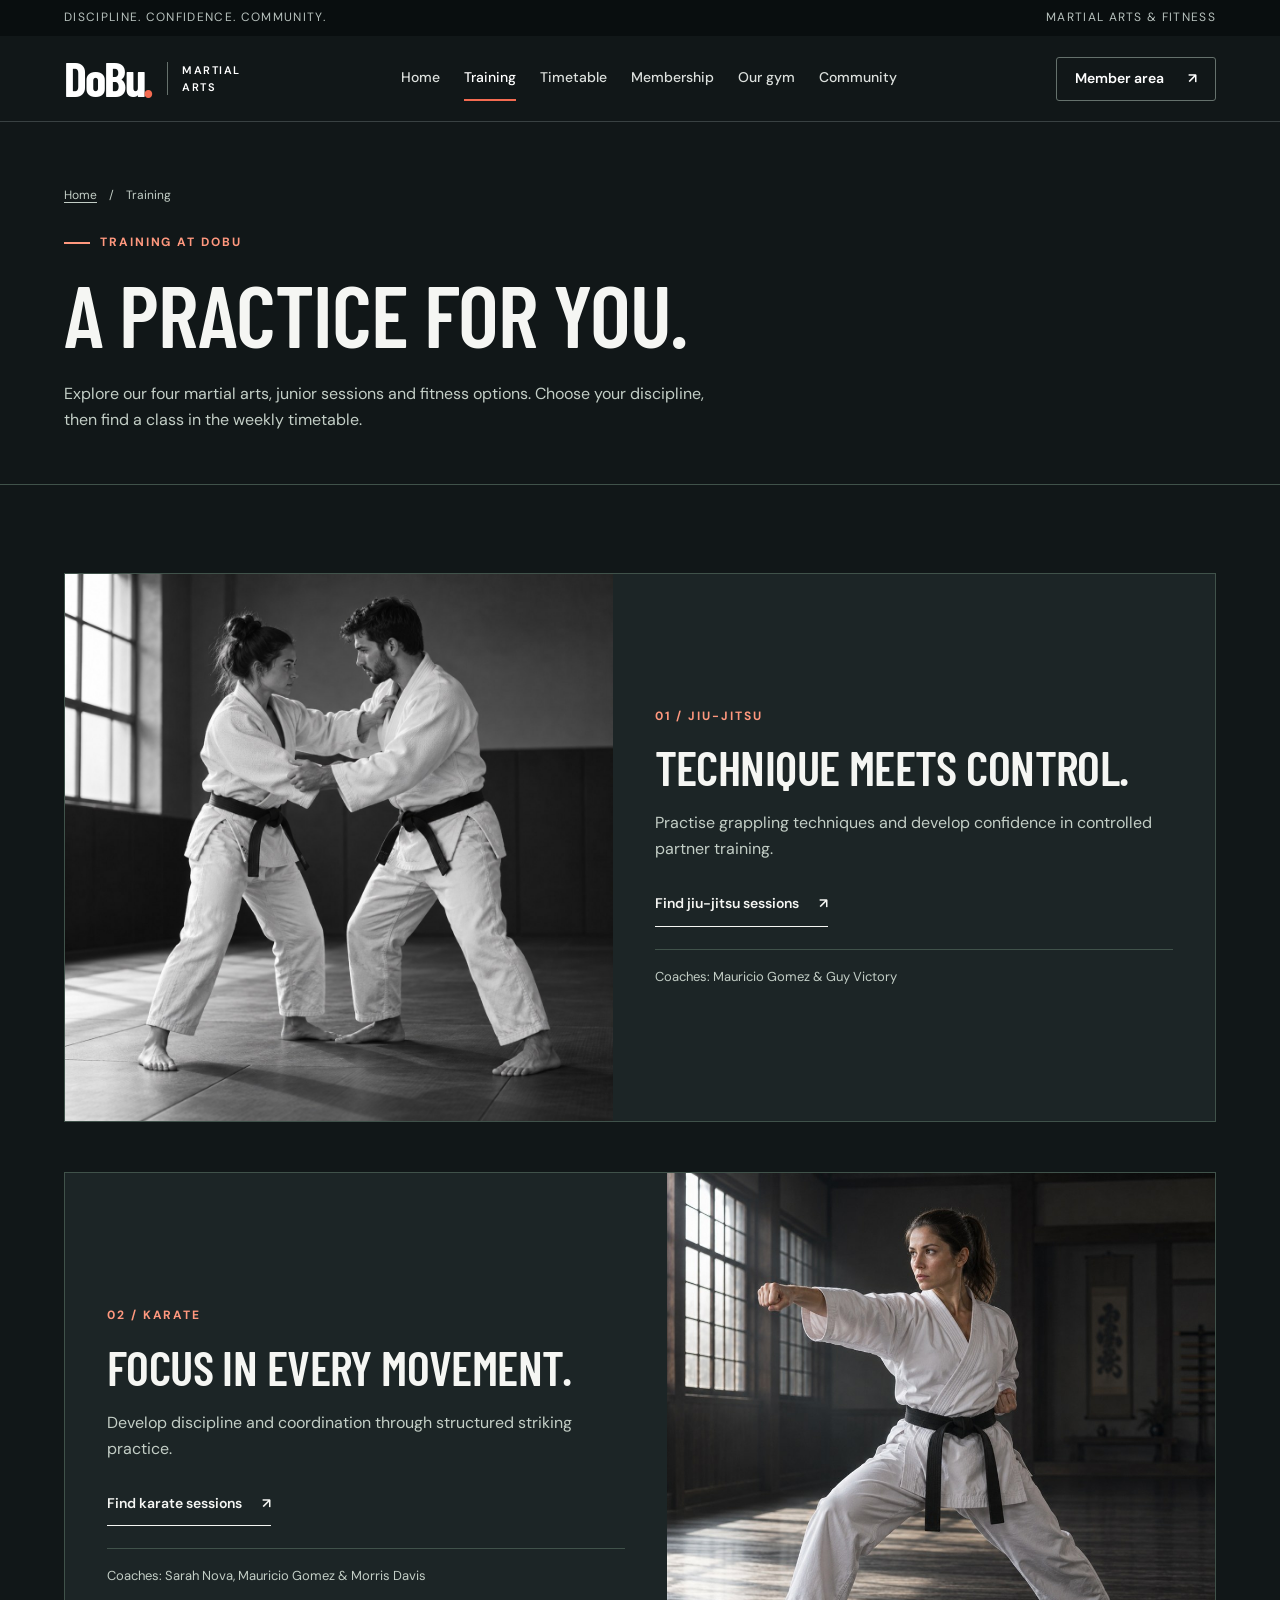
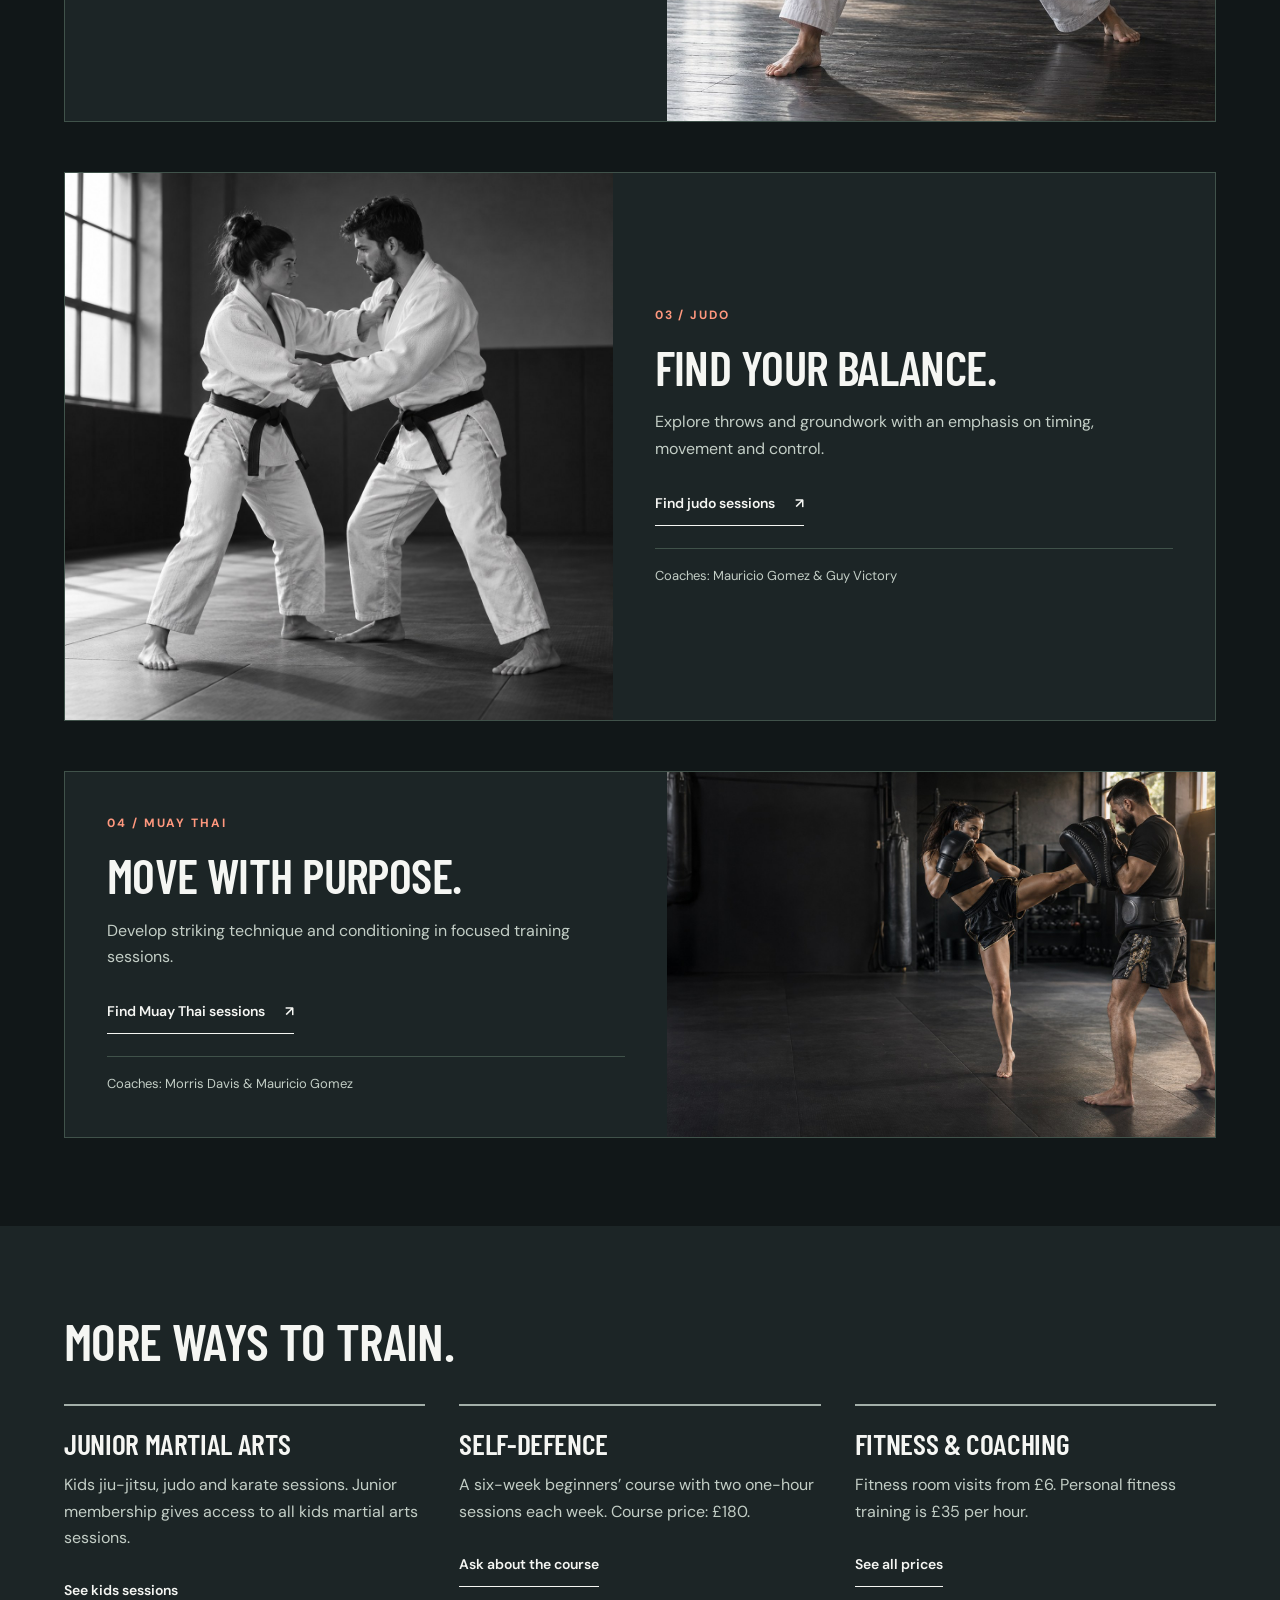
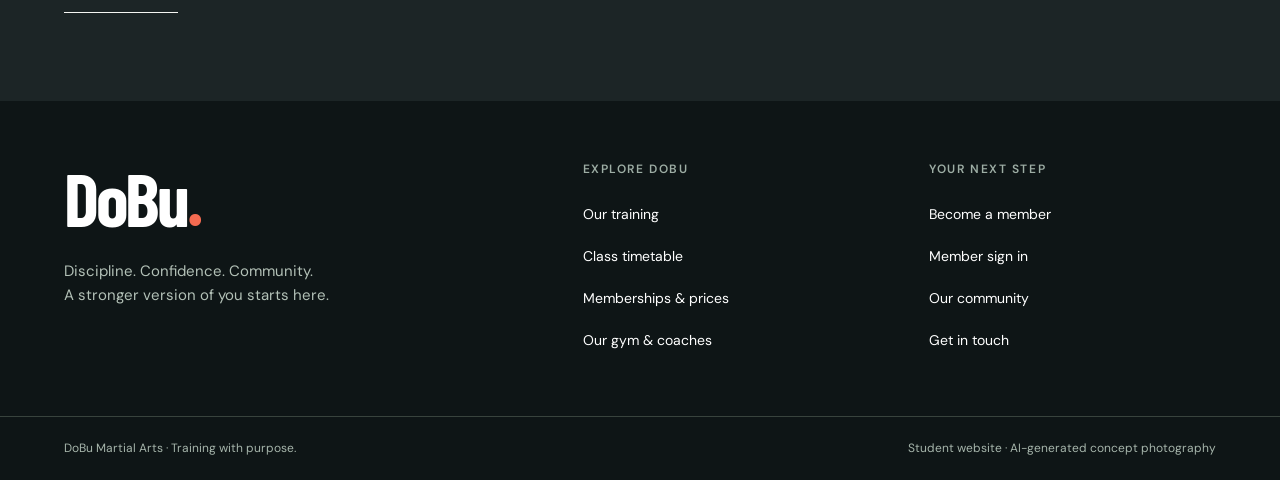
<file: training.html>
<!doctype html>
<html lang="en">
  <head>
    <meta charset="utf-8">
    <meta name="viewport" content="width=device-width, initial-scale=1">
    <title>Training &amp; martial arts | DoBu Martial Arts</title>
    <meta
      name="description"
      content="Training &amp; martial arts at DoBu Martial Arts. Explore classes, training and membership information.">
    <link rel="icon" type="image/svg+xml" href="assets/favicon.svg">
    <link rel="stylesheet" href="styles.css">
  </head>
  <body id="dobu-site" class="db-dark-page">
    <a class="skip-link" href="#main-content">Skip to main content</a>
    <div class="site-shell">
      <div class="db-topline">
        <span>Discipline. Confidence. Community.</span><span>Martial arts &amp; fitness</span>
      </div>
      <!-- Site header and navigation -->
      <header class="db-header">
        <a class="db-brand" href="index.html" aria-label="DoBu home">
          <span class="db-logo">DoBu<span>.</span></span>
          <span class="db-brand-sub">MARTIAL<br>ARTS</span>
        </a>
        <nav class="db-nav" aria-label="Main navigation">
          <a href="index.html">Home</a>
          <a href="training.html" aria-current="page">Training</a>
          <a href="timetable.html">Timetable</a>
          <a href="membership.html">Membership</a>
          <a href="about.html">Our gym</a>
          <a href="community.html">Community</a>
        </nav>
        <a class="db-action db-outline db-small" href="account.html">
          Member area <span aria-hidden="true">↗</span>
        </a>
        <details class="db-mobile-nav">
          <summary>Explore DoBu</summary>
          <nav class="db-nav" aria-label="Main navigation">
            <a href="index.html">Home</a>
            <a href="training.html" aria-current="page">Training</a>
            <a href="timetable.html">Timetable</a>
            <a href="membership.html">Membership</a>
            <a href="about.html">Our gym</a>
            <a href="community.html">Community</a>
          </nav>
        </details>
      </header>
      <!-- Main page content -->
      <main id="main-content">
        <div class="db-view">
          <div class="db-page-intro db-wrap">
            <nav class="db-breadcrumb" aria-label="Breadcrumb">
              <a href="index.html">Home</a><span aria-hidden="true">/</span><span>Training</span>
            </nav>
            <span class="db-eyebrow">Training at DoBu</span>
            <h1>A PRACTICE FOR YOU.</h1>
            <p>
              Explore our four martial arts, junior sessions and fitness options. Choose your
              discipline, then find a class in the weekly timetable.
            </p>
          </div>
          <section class="db-section db-wrap">
            <h2 class="db-sr-only">Martial arts programmes</h2>
            <div class="db-program-list">
              <article class="db-program" id="jiu-jitsu">
                <img
                  src="assets/martial-arts-training.jpg"
                  alt="Adults practising controlled partner grappling"
                  width="1254"
                  height="1254"
                  class="db-program-photo"
                  loading="lazy"
                  decoding="async">
                <div class="db-program-content">
                  <span class="db-num">01 / JIU-JITSU</span>
                  <h3>TECHNIQUE MEETS CONTROL.</h3>
                  <p>
                    Practise grappling techniques and develop confidence in controlled partner
                    training.
                  </p>
                  <a class="db-link" href="timetable.html">
                    Find jiu-jitsu sessions <span aria-hidden="true">↗</span>
                  </a>
                  <div class="db-program-meta">Coaches: Mauricio Gomez &amp; Guy Victory</div>
                </div>
              </article>
              <article class="db-program" id="karate">
                <img
                  src="assets/karate-training.jpg"
                  alt="An adult karate practitioner training in a dojo"
                  width="1024"
                  height="1024"
                  class="db-program-photo"
                  loading="lazy"
                  decoding="async">
                <div class="db-program-content">
                  <span class="db-num">02 / KARATE</span>
                  <h3>FOCUS IN EVERY MOVEMENT.</h3>
                  <p>Develop discipline and coordination through structured striking practice.</p>
                  <a class="db-link" href="timetable.html">
                    Find karate sessions <span aria-hidden="true">↗</span>
                  </a>
                  <div class="db-program-meta">
                    Coaches: Sarah Nova, Mauricio Gomez &amp; Morris Davis
                  </div>
                </div>
              </article>
              <article class="db-program" id="judo">
                <img
                  src="assets/martial-arts-training.jpg"
                  alt="Two adult judo practitioners working on a standing grip"
                  width="1254"
                  height="1254"
                  class="db-program-photo"
                  loading="lazy"
                  decoding="async">
                <div class="db-program-content">
                  <span class="db-num">03 / JUDO</span>
                  <h3>FIND YOUR BALANCE.</h3>
                  <p>
                    Explore throws and groundwork with an emphasis on timing, movement and control.
                  </p>
                  <a class="db-link" href="timetable.html">
                    Find judo sessions <span aria-hidden="true">↗</span>
                  </a>
                  <div class="db-program-meta">Coaches: Mauricio Gomez &amp; Guy Victory</div>
                </div>
              </article>
              <article class="db-program" id="muay-thai">
                <img
                  src="assets/hero-muay-thai.jpg"
                  alt="An adult Muay Thai athlete practising with a pad holder"
                  width="1536"
                  height="1024"
                  class="db-program-photo"
                  loading="lazy"
                  decoding="async">
                <div class="db-program-content">
                  <span class="db-num">04 / MUAY THAI</span>
                  <h3>MOVE WITH PURPOSE.</h3>
                  <p>Develop striking technique and conditioning in focused training sessions.</p>
                  <a class="db-link" href="timetable.html">
                    Find Muay Thai sessions <span aria-hidden="true">↗</span>
                  </a>
                  <div class="db-program-meta">Coaches: Morris Davis &amp; Mauricio Gomez</div>
                </div>
              </article>
            </div>
          </section>
          <section class="db-section db-wrap db-soft" id="additional-training">
            <div class="db-section-head"><h2>MORE WAYS TO TRAIN.</h2></div>
            <div class="db-facilities">
              <div class="db-facility">
                <h3>JUNIOR MARTIAL ARTS</h3>
                <p>
                  Kids jiu-jitsu, judo and karate sessions. Junior membership gives access to all
                  kids martial arts sessions.
                </p>
                <a class="db-link" href="timetable.html"> See kids sessions </a>
              </div>
              <div class="db-facility">
                <h3>SELF-DEFENCE</h3>
                <p>
                  A six-week beginners’ course with two one-hour sessions each week. Course price:
                  £180.
                </p>
                <a class="db-link" href="contact.html"> Ask about the course </a>
              </div>
              <div class="db-facility">
                <h3>FITNESS &amp; COACHING</h3>
                <p>Fitness room visits from £6. Personal fitness training is £35 per hour.</p>
                <a class="db-link" href="membership.html"> See all prices </a>
              </div>
            </div>
          </section>
        </div>
      </main>
      <!-- Site footer -->
      <footer class="db-footer">
        <div class="db-footer-main db-wrap">
          <div class="db-footer-brand">
            <a class="db-brand" href="index.html" aria-label="DoBu home">
              <span class="db-logo">DoBu<span>.</span></span>
            </a>
            <p>Discipline. Confidence. Community.<br>A stronger version of you starts here.</p>
          </div>
          <div>
            <h3>EXPLORE DOBU</h3>
            <ul>
              <li><a href="training.html">Our training</a></li>
              <li><a href="timetable.html">Class timetable</a></li>
              <li><a href="membership.html">Memberships &amp; prices</a></li>
              <li><a href="about.html">Our gym &amp; coaches</a></li>
            </ul>
          </div>
          <div>
            <h3>YOUR NEXT STEP</h3>
            <ul>
              <li><a href="account.html">Become a member</a></li>
              <li><a href="login.html">Member sign in</a></li>
              <li><a href="community.html">Our community</a></li>
              <li><a href="contact.html">Get in touch</a></li>
            </ul>
          </div>
        </div>
        <div class="db-footer-bottom db-wrap">
          <span>DoBu Martial Arts · Training with purpose.</span
          ><span>Student website · AI-generated concept photography</span>
        </div>
      </footer>
    </div>
  </body>
</html>
</file>
<file: styles.css>
@import url("https://fonts.googleapis.com/css2?family=Barlow+Condensed:wght@500;600;700&family=DM+Sans:wght@400;500;600;700&display=swap");

/* 01. Brand and foundations */
:root {
  --db-paper: #f5f6f3;
  --db-card: #ffffff;
  --db-ink: #151a1b;
  --db-muted: #586163;
  --db-line: #d9ded9;
  --db-accent: #c63b25;
  --db-stage: #111718;
  --db-onstage: #ffffff;
  --db-radius: 3px;
}
* {
  box-sizing: border-box;
}
html {
  color-scheme: light;
  scroll-behavior: smooth;
}
body {
  margin: 0;
  background: var(--db-paper);
  color: var(--db-ink);
  font-family: "DM Sans", Arial, sans-serif;
  font-size: 1rem;
  line-height: 1.65;
}
a {
  color: inherit;
  text-decoration: none;
}
button,
input,
textarea,
select {
  font: inherit;
}
button,
summary {
  cursor: pointer;
}
img {
  display: block;
  width: 100%;
  height: auto;
}
h1,
h2,
h3,
h4,
p,
figure {
  margin: 0;
}
h1,
h2,
h3,
.db-display {
  font-family: "Barlow Condensed", Impact, "Arial Narrow", sans-serif;
  font-weight: 600;
  line-height: 1.02;
  letter-spacing: -0.012em;
}
h1 {
  font-size: clamp(3.2rem, 6.8vw, 6rem);
  text-transform: uppercase;
}
h2 {
  font-size: clamp(2.5rem, 4.1vw, 4.2rem);
  text-transform: uppercase;
}
h3 {
  font-size: 1.85rem;
}
[hidden] {
  display: none !important;
}
:focus-visible {
  outline: 3px solid var(--db-accent);
  outline-offset: 5px;
}
.site-shell {
  width: 100%;
}
.db-wrap {
  padding-inline: max(5%, calc((100% - 1280px) / 2));
}
.db-section {
  padding-block: 88px;
}
.db-muted {
  color: var(--db-muted);
}
.db-soft {
  background: #e9ece7;
}
.db-eyebrow,
.db-num {
  display: block;
  font-size: 0.75rem;
  font-weight: 700;
  line-height: 1.4;
  letter-spacing: 0.16em;
  text-transform: uppercase;
  color: var(--db-accent);
}
.db-eyebrow {
  margin-bottom: 18px;
}
.db-eyebrow::before {
  content: "";
  display: inline-block;
  width: 26px;
  height: 2px;
  background: currentColor;
  vertical-align: middle;
  margin-right: 10px;
}
.db-note {
  font-size: 0.8125rem;
  line-height: 1.65;
  color: var(--db-muted);
  margin-top: 20px;
}
.skip-link {
  position: absolute;
  z-index: 20;
  top: -100px;
  left: 18px;
  padding: 12px 20px;
  background: #fff;
  color: #111;
}
.skip-link:focus {
  top: 12px;
}
.db-actions {
  display: flex;
  align-items: center;
  flex-wrap: wrap;
  gap: 18px;
  margin-top: 30px;
}
.db-action {
  display: inline-flex;
  align-items: center;
  justify-content: center;
  gap: 24px;
  min-height: 50px;
  padding: 14px 24px;
  background: var(--db-accent);
  color: #fff;
  border: 1px solid var(--db-accent);
  border-radius: var(--db-radius);
  font-size: 0.875rem;
  line-height: 1.4;
  font-weight: 600;
  transition:
    background 0.2s,
    transform 0.2s;
}
.db-action:hover {
  background: #a92d1b;
  border-color: #a92d1b;
  transform: translateY(-2px);
}
.db-outline {
  color: var(--db-ink);
  background: transparent;
  border-color: #9ca6a4;
}
.db-outline:hover {
  color: #fff;
  background: var(--db-stage);
  border-color: var(--db-stage);
}
.db-small {
  padding: 11px 18px;
  min-height: 44px;
}
.db-link {
  display: inline-flex;
  align-items: center;
  justify-content: space-between;
  gap: 20px;
  min-height: 44px;
  padding-block: 8px;
  border: 0;
  border-bottom: 1px solid currentColor;
  background: none;
  color: inherit;
  font-size: 0.875rem;
  line-height: 1.4;
  font-weight: 600;
}
.db-link:hover {
  color: var(--db-accent);
}

/* 02. Navigation */
.db-topline {
  padding: 8px 5%;
  background: #090e0f;
  color: #b7c1bd;
  display: flex;
  justify-content: space-between;
  gap: 16px;
  font-size: 0.75rem;
  letter-spacing: 0.11em;
  text-transform: uppercase;
}
.db-header {
  padding: 20px max(5%, calc((100% - 1280px) / 2));
  display: flex;
  align-items: center;
  justify-content: space-between;
  gap: 28px;
  background: var(--db-stage);
  color: #fff;
  border-bottom: 1px solid #394142;
}
.db-brand {
  display: inline-flex;
  align-items: center;
  gap: 15px;
  flex-shrink: 0;
}
.db-logo {
  font-family: "Barlow Condensed", Impact, sans-serif;
  font-size: 3rem;
  font-weight: 700;
  line-height: 0.95;
  letter-spacing: -0.045em;
}
.db-logo span {
  color: #f46b51;
}
.db-brand-sub {
  padding-left: 14px;
  border-left: 1px solid #66716c;
  font-size: 0.6875rem;
  line-height: 1.5;
  letter-spacing: 0.14em;
  font-weight: 600;
}
.db-nav {
  display: flex;
  align-items: center;
  gap: 24px;
}
.db-nav a {
  display: inline-flex;
  min-height: 44px;
  align-items: center;
  color: #dce0dd;
  font-size: 0.875rem;
  font-weight: 500;
  white-space: nowrap;
  border-bottom: 2px solid transparent;
}
.db-nav a:hover {
  color: #fff;
  border-bottom-color: #88938e;
}
.db-nav a[aria-current="page"] {
  color: #fff;
  border-color: #f46b51;
}
.db-header > .db-action {
  background: transparent;
  border-color: #65716c;
  color: #fff;
}
.db-header > .db-action:hover {
  background: #fff;
  color: #111;
}
.db-mobile-nav {
  display: none;
}

/* 03. Cinematic homepage */
.db-campaign {
  position: relative;
  display: grid;
  align-items: center;
  min-height: 670px;
  isolation: isolate;
  color: #fff;
  background: #101719;
  overflow: hidden;
}
.db-campaign-image {
  position: absolute;
  inset: 0;
  z-index: -2;
  height: 100%;
  object-fit: cover;
  object-position: 65% 47%;
}
.db-campaign::after {
  content: "";
  position: absolute;
  inset: 0;
  z-index: -1;
  background:
    linear-gradient(
      90deg,
      rgba(6, 13, 15, 0.93) 0%,
      rgba(6, 13, 15, 0.72) 35%,
      rgba(6, 13, 15, 0.12) 74%
    ),
    linear-gradient(0deg, rgba(6, 13, 15, 0.58), transparent 42%);
}
.db-campaign-copy {
  max-width: 1280px;
  width: 90%;
  margin: 0 auto;
  padding-block: 84px 96px;
}
.db-campaign .db-eyebrow {
  color: #f9b8a9;
  margin-bottom: 25px;
}
.db-campaign h1 {
  max-width: 710px;
  font-size: clamp(4.3rem, 7.8vw, 8.1rem);
  font-weight: 600;
  line-height: 0.91;
  letter-spacing: -0.018em;
}
.db-campaign h1 em {
  color: #ff7759;
  font-style: normal;
}
.db-campaign-copy > p {
  max-width: 390px;
  color: #e0e5e1;
  margin-top: 28px;
  font-size: 1.0625rem;
}
.db-campaign .db-actions {
  margin-top: 34px;
}
.db-campaign .db-action {
  background: #c63b25;
  border-color: #c63b25;
}
.db-campaign .db-link {
  color: #fff;
}
.db-campaign-caption {
  position: absolute;
  bottom: 24px;
  right: 5%;
  border-right: 2px solid #ff7759;
  padding-right: 13px;
  text-align: right;
  font-size: 0.75rem;
  letter-spacing: 0.13em;
  line-height: 1.5;
  color: #e9ede8;
}
.db-training-strip {
  display: grid;
  grid-template-columns: 1.2fr repeat(3, 1fr);
  gap: 20px;
  padding-block: 28px;
  align-items: center;
  background: #1c2526;
  color: #fff;
  border-top: 1px solid #454c4b;
}
.db-strip-intro {
  font-size: 0.75rem;
  font-weight: 600;
  line-height: 1.6;
  letter-spacing: 0.14em;
  text-transform: uppercase;
  color: #c7d0ca;
}
.db-training-strip > div:not(:first-child) {
  display: flex;
  align-items: center;
  gap: 16px;
  border-left: 1px solid #4b5552;
  padding-left: 24px;
}
.db-training-strip b {
  font-family: "Barlow Condensed", Impact, sans-serif;
  font-size: 2.8rem;
  font-weight: 500;
  line-height: 1;
}
.db-training-strip span {
  font-size: 0.8125rem;
  color: #cdd5d0;
  line-height: 1.45;
}
.db-section-head {
  display: flex;
  justify-content: space-between;
  align-items: flex-end;
  gap: 30px;
  margin-bottom: 36px;
}
.db-section-head > p {
  max-width: 350px;
  color: var(--db-muted);
}
.db-section-head .db-link {
  flex-shrink: 0;
}
.db-photo-grid {
  display: grid;
  grid-template-columns: repeat(3, minmax(0, 1fr));
  gap: 24px;
}
.db-photo-card {
  display: block;
}
.db-photo-card-media {
  position: relative;
  overflow: hidden;
  background: #263132;
  aspect-ratio: 4/4.65;
}
.db-photo-card img {
  height: 100%;
  object-fit: cover;
  transition: transform 0.45s ease;
}
.db-photo-card:hover img {
  transform: scale(1.035);
}
.db-photo-card-media::after {
  content: "";
  position: absolute;
  inset: 45% 0 0;
  background: linear-gradient(transparent, rgba(10, 18, 19, 0.74));
}
.db-photo-card-media .db-num {
  position: absolute;
  top: 20px;
  left: 20px;
  padding: 6px 8px;
  color: #fff;
  border: 1px solid #c2c6c0;
  background: rgba(15, 21, 23, 0.25);
}
.db-card-caption {
  position: absolute;
  z-index: 1;
  bottom: 23px;
  left: 24px;
  right: 24px;
  display: flex;
  justify-content: space-between;
  gap: 15px;
  align-items: flex-end;
  color: #fff;
}
.db-card-caption h3 {
  font-size: clamp(1.8rem, 2.7vw, 2.7rem);
  text-transform: uppercase;
}
.db-card-caption > span {
  font-size: 1.7rem;
  font-weight: 400;
}
.db-photo-card > p {
  margin-top: 16px;
  color: var(--db-muted);
  font-size: 0.9375rem;
}
.db-editorial {
  display: grid;
  grid-template-columns: 1.08fr 1fr;
  background: var(--db-stage);
  color: #fff;
}
.db-editorial-photo {
  position: relative;
  min-height: 500px;
}
.db-editorial-photo img {
  position: absolute;
  height: 100%;
  object-fit: cover;
}
.db-editorial-copy {
  padding: 70px max(9%, calc((100vw - 1280px) / 2));
  padding-left: 12%;
}
.db-editorial-copy .db-eyebrow {
  color: #f9a08b;
}
.db-editorial-copy h2 {
  max-width: 440px;
}
.db-editorial-copy > p {
  color: #c0ccc5;
  margin-top: 25px;
  max-width: 410px;
}
.db-editorial-list {
  list-style: none;
  margin: 30px 0;
  padding: 0;
  max-width: 410px;
}
.db-editorial-list li {
  padding: 12px 0;
  border-bottom: 1px solid #44504b;
  display: flex;
  gap: 12px;
  font-size: 0.875rem;
}
.db-editorial-list li::before {
  content: "✓";
  color: #fb987f;
}
.db-editorial .db-link {
  color: #fff;
}
.db-join {
  padding-block: 72px;
  display: grid;
  grid-template-columns: 1.5fr 1fr;
  gap: 40px;
  align-items: center;
}
.db-join h2 {
  max-width: 620px;
}
.db-join > div > p {
  color: var(--db-muted);
  margin-top: 18px;
  max-width: 490px;
}
.db-starting-price {
  display: flex;
  flex-direction: column;
  align-items: flex-start;
  justify-self: end;
}
.db-starting-price > span {
  font-size: 0.8125rem;
  color: var(--db-muted);
}
.db-starting-price > p {
  display: flex;
  gap: 8px;
  align-items: baseline;
}
.db-starting-price b {
  font-family: "Barlow Condensed", Impact, sans-serif;
  font-size: 5.3rem;
  font-weight: 600;
  line-height: 1.1;
}
.db-starting-price small {
  font-size: 0.875rem;
  color: var(--db-muted);
}
.db-starting-price .db-action {
  margin-top: 20px;
}

/* 04. Interior pages */
.db-page-intro {
  padding-block: 64px 50px;
  border-bottom: 1px solid var(--db-line);
}
.db-page-intro p {
  max-width: 660px;
  color: var(--db-muted);
  margin-top: 23px;
}
.db-breadcrumb {
  display: flex;
  gap: 12px;
  margin-bottom: 28px;
  color: var(--db-muted);
  font-size: 0.75rem;
}
.db-breadcrumb a {
  text-decoration: underline;
  text-underline-offset: 3px;
}
.db-page-photo {
  margin-top: 0;
  position: relative;
}
.db-page-photo img {
  width: 100%;
  height: 370px;
  object-fit: cover;
  object-position: center 45%;
}
.db-page-photo figcaption {
  font-size: 0.75rem;
  padding: 10px max(5%, calc((100% - 1280px) / 2));
  color: var(--db-muted);
  border-bottom: 1px solid var(--db-line);
}
.db-program-list {
  display: grid;
  gap: 50px;
}
.db-program {
  display: grid;
  grid-template-columns: 1fr 1.1fr;
  gap: 0;
  background: var(--db-card);
  border: 1px solid var(--db-line);
  scroll-margin-top: 24px;
}
.db-program-photo {
  height: 100%;
  min-height: 350px;
  object-fit: cover;
}
.db-program-content {
  padding: 42px;
  align-self: center;
}
.db-program-content h3 {
  font-size: clamp(2rem, 3.8vw, 3.3rem);
  margin: 18px 0;
}
.db-program-content p {
  color: var(--db-muted);
  margin-bottom: 20px;
}
.db-program:nth-child(even) {
  grid-template-columns: 1.1fr 1fr;
}
.db-program:nth-child(even) .db-program-photo {
  grid-column: 2;
  grid-row: 1;
}
.db-program:nth-child(even) .db-program-content {
  grid-column: 1;
  grid-row: 1;
}
.db-program-meta {
  font-size: 0.8125rem;
  color: var(--db-muted);
  margin-top: 22px;
  border-top: 1px solid var(--db-line);
  padding-top: 16px;
}
.db-facilities {
  display: grid;
  grid-template-columns: repeat(3, minmax(0, 1fr));
  gap: 34px;
  margin-top: 34px;
}
.db-facility {
  padding-top: 22px;
  border-top: 2px solid #a3afa9;
}
.db-facility p {
  color: var(--db-muted);
  margin-top: 14px;
}
.db-facility .db-link {
  margin-top: 18px;
}
.db-photo-aside {
  margin: -32px -32px 30px;
  width: calc(100% + 64px);
  height: 260px;
  object-fit: cover;
}
.db-member-card .db-photo-aside {
  margin-bottom: 30px;
}
.db-banner {
  background: var(--db-stage);
  color: #fff;
  padding: 50px 5%;
  display: flex;
  justify-content: space-between;
  align-items: center;
  gap: 25px;
}
.db-banner p {
  color: #c6d0c8;
  margin-top: 20px;
}

/* 05. Timetable */
.db-schedule {
  width: 100%;
  border-collapse: collapse;
  table-layout: fixed;
  font-size: 0.875rem;
}
.db-schedule caption {
  text-align: left;
  margin-bottom: 26px;
  font-size: 1.125rem;
  font-weight: 600;
}
.db-schedule th,
.db-schedule td {
  padding: 22px 12px;
  text-align: left;
  vertical-align: top;
  border: 1px solid var(--db-line);
  overflow-wrap: anywhere;
}
.db-schedule thead th {
  background: var(--db-stage);
  color: #fff;
  font-weight: 500;
}
.db-schedule th:first-child {
  width: 110px;
}
.db-schedule tbody th {
  white-space: nowrap;
  font-weight: 500;
  background: #e9ece7;
}
.db-schedule tbody tr:nth-child(even) td {
  background: #fff;
}
.db-schedule-mobile {
  display: none;
}
.db-day-panel {
  padding-block: 8px;
  border-bottom: 1px solid var(--db-line);
}
.db-day-panel summary {
  padding-block: 17px;
  font-family: "Barlow Condensed", Impact, sans-serif;
  font-size: 2rem;
  font-weight: 600;
}
.db-day-panel[open] summary {
  color: var(--db-accent);
}
.db-session {
  display: grid;
  grid-template-columns: 140px 1fr;
  gap: 26px;
  align-items: center;
  padding-block: 20px;
  border-top: 1px solid var(--db-line);
}
.db-session-time {
  font-size: 0.875rem;
  font-variant-numeric: tabular-nums;
}
.db-session h3 {
  font-family: "DM Sans", Arial, sans-serif;
  font-size: 1rem;
  font-weight: 600;
}
.db-session small {
  display: block;
  font-size: 0.8125rem;
  color: var(--db-muted);
  margin-top: 7px;
}

/* 06. Memberships and coaches */
.db-price-grid {
  display: grid;
  grid-template-columns: repeat(4, minmax(0, 1fr));
  gap: 20px;
  align-items: stretch;
}
.db-price {
  position: relative;
  background: #fff;
  border: 1px solid var(--db-line);
  padding: 36px 25px;
  display: flex;
  flex-direction: column;
}
.db-price h3 {
  font-family: "DM Sans", Arial, sans-serif;
  font-size: 1rem;
  font-weight: 600;
}
.db-amount {
  font-family: "Barlow Condensed", Impact, sans-serif;
  font-size: 4.8rem;
  line-height: 1;
  margin-top: 26px;
  font-weight: 600;
}
.db-period {
  font-size: 0.8125rem;
  color: var(--db-muted);
  margin-top: 8px;
}
.db-price ul {
  list-style: none;
  padding: 24px 0;
  margin: 25px 0 0;
  border-top: 1px solid var(--db-line);
  flex: 1;
  font-size: 0.875rem;
}
.db-price li {
  padding-block: 7px;
}
.db-price li::before {
  content: "✓";
  margin-right: 8px;
  color: var(--db-accent);
}
.db-price .db-action {
  padding-inline: 10px;
}
.db-featured {
  background: var(--db-stage);
  color: #fff;
  border-color: var(--db-stage);
  border-top: 4px solid var(--db-accent);
  padding-top: 33px;
}
.db-featured .db-period {
  color: #c4d0c8;
}
.db-featured ul {
  border-color: #4a5550;
}
.db-featured li::before {
  color: #fd9b85;
}
.db-rate {
  display: flex;
  justify-content: space-between;
  align-items: center;
  gap: 30px;
  padding-block: 29px;
  border-bottom: 1px solid var(--db-line);
}
.db-rate p {
  color: var(--db-muted);
  margin-top: 9px;
}
.db-rate b {
  font-size: 1.8rem;
  font-weight: 500;
  white-space: nowrap;
}
.db-rate b small {
  font-size: 0.875rem;
  color: var(--db-muted);
}
.db-coaches {
  display: grid;
  grid-template-columns: repeat(3, minmax(0, 1fr));
  gap: 36px;
}
.db-coach {
  padding: 26px 0;
  border-top: 2px solid var(--db-ink);
}
.db-initials {
  display: inline-flex;
  align-items: center;
  justify-content: center;
  width: 64px;
  height: 64px;
  background: var(--db-stage);
  color: #fff;
  border-radius: 50%;
  font-size: 1rem;
  letter-spacing: 0.08em;
}
.db-coach h3 {
  margin: 24px 0 10px;
  font-size: 2.1rem;
}
.db-coach p {
  color: var(--db-muted);
}
.db-coach .db-role {
  color: var(--db-accent);
  margin-bottom: 16px;
  font-size: 0.8125rem;
  font-weight: 600;
}

/* 07. Community and demonstration forms */
.db-community,
.db-account-grid {
  display: grid;
  grid-template-columns: 1.1fr 1fr;
  gap: 60px;
  align-items: start;
}
.db-topic {
  border-bottom: 1px solid var(--db-line);
}
.db-topic summary {
  min-height: 44px;
  padding: 27px 0;
}
.db-topic summary span {
  display: block;
  margin: 0 0 12px 18px;
  color: var(--db-accent);
  font-size: 0.75rem;
  font-weight: 600;
  letter-spacing: 0.1em;
}
.db-topic summary h3 {
  display: inline;
  font-family: "DM Sans", Arial, sans-serif;
  font-size: 1.15rem;
  line-height: 1.5;
}
.db-thread-body {
  padding: 0 0 24px;
  color: var(--db-muted);
}
.db-thread-body .db-link {
  margin-top: 18px;
  color: var(--db-ink);
}
.db-aside,
.db-member-card {
  padding: 32px;
  background: var(--db-stage);
  color: #fff;
  overflow: hidden;
}
.db-aside h3,
.db-member-card h3 {
  font-size: 2.5rem;
}
.db-aside p,
.db-member-card p {
  margin-top: 16px;
  color: #c6d0c9;
}
.db-aside .db-action,
.db-member-card .db-action {
  margin-top: 26px;
}
.db-member-card .db-eyebrow {
  color: #f9a08b;
}
.db-contact-box {
  padding: 32px;
  background: #e4e9e3;
  border: 1px solid var(--db-line);
  overflow: hidden;
}
.db-contact-box p {
  margin-top: 18px;
}
.db-form {
  padding: 32px;
  background: #fff;
  border: 1px solid var(--db-line);
}
.db-form fieldset {
  border: 0;
  padding: 0;
  margin: 0;
  min-width: 0;
}
.db-form legend {
  font-weight: 600;
  font-size: 1.2rem;
}
.db-form label {
  display: block;
  font-size: 0.875rem;
  font-weight: 500;
  margin: 21px 0 9px;
}
.db-field {
  width: 100%;
  min-width: 0;
  padding: 13px 14px;
  border: 1px solid #b9c3bc;
  background: #fcfdfa;
  color: var(--db-ink);
  border-radius: 3px;
  font-size: 1rem;
}
.db-field:focus {
  border-color: var(--db-accent);
}
.db-form textarea {
  min-height: 150px;
  resize: vertical;
}
.db-form .db-check {
  display: flex;
  gap: 12px;
  align-items: flex-start;
  font-size: 0.8125rem;
  font-weight: 400;
}
.db-check input {
  margin-top: 7px;
  accent-color: var(--db-accent);
}
.db-form-switch {
  display: flex;
  gap: 28px;
  margin-bottom: 22px;
}
.db-form-switch a {
  display: inline-flex;
  min-height: 44px;
  align-items: center;
  border-bottom: 2px solid transparent;
  font-weight: 600;
  font-size: 0.875rem;
}
.db-form-switch a[aria-current="page"] {
  border-color: var(--db-accent);
  color: var(--db-accent);
}
.db-demo-message {
  display: none;
  padding: 20px;
  margin-top: 20px;
  border: 1px solid var(--db-line);
  background: var(--db-paper);
}
.db-demo-message:target {
  display: block;
}
.db-change {
  margin-top: 28px;
  border-top: 1px solid var(--db-line);
}
.db-change summary {
  padding-block: 18px;
}
.db-change .db-link {
  margin-top: 16px;
}

/* 08. Footer */
.db-footer {
  padding-top: 62px;
  background: #0e1516;
  color: #fff;
}
.db-footer-main {
  display: grid;
  grid-template-columns: 1.6fr 1fr 1fr;
  gap: 60px;
  padding-bottom: 54px;
}
.db-footer-brand .db-logo {
  font-size: 4.6rem;
}
.db-footer-brand p {
  max-width: 340px;
  margin-top: 23px;
  color: #b3c1b7;
  font-size: 0.9375rem;
}
.db-footer h3 {
  font-family: "DM Sans", Arial, sans-serif;
  font-size: 0.75rem;
  letter-spacing: 0.13em;
  margin-bottom: 18px;
  color: #9dada4;
}
.db-footer ul {
  list-style: none;
  padding: 0;
  margin: 0;
}
.db-footer li a {
  display: inline-flex;
  align-items: center;
  min-height: 42px;
  font-size: 0.875rem;
}
.db-footer a:hover {
  color: #ff987e;
}
.db-footer-bottom {
  display: flex;
  justify-content: space-between;
  gap: 20px;
  padding-block: 22px;
  border-top: 1px solid #38433d;
  font-size: 0.75rem;
  color: #a6b5ab;
}

/* 09. Tablet and mobile */
@media (min-width: 1500px) {
  .db-campaign {
    min-height: 750px;
  }
}
@media (max-width: 1140px) {
  .db-header {
    flex-wrap: wrap;
    gap: 18px;
  }
  .db-header > .db-nav {
    order: 3;
    width: 100%;
    justify-content: space-between;
  }
  .db-campaign {
    min-height: 610px;
  }
  .db-editorial-copy {
    padding: 48px 10%;
  }
  .db-price-grid {
    grid-template-columns: repeat(2, minmax(0, 1fr));
  }
  .db-schedule-desktop {
    display: none;
  }
  .db-schedule-mobile {
    display: block;
  }
}
@media (max-width: 800px) {
  .db-section {
    padding-block: 60px;
  }
  .db-campaign {
    min-height: 570px;
  }
  .db-campaign-image {
    object-position: 64% center;
  }
  .db-campaign::after {
    background: linear-gradient(
      90deg,
      rgba(6, 13, 15, 0.91),
      rgba(6, 13, 15, 0.45) 66%,
      rgba(6, 13, 15, 0.15)
    );
  }
  .db-campaign h1 {
    font-size: clamp(4.1rem, 10vw, 6rem);
    max-width: 570px;
  }
  .db-campaign-copy {
    padding-block: 65px 80px;
  }
  .db-training-strip {
    grid-template-columns: repeat(3, minmax(0, 1fr));
    gap: 14px;
  }
  .db-strip-intro {
    display: none;
  }
  .db-training-strip > div:not(:first-child) {
    padding-left: 15px;
    gap: 10px;
  }
  .db-training-strip > div:nth-child(2) {
    border-left: 0;
    padding-left: 0;
  }
  .db-training-strip b {
    font-size: 2.4rem;
  }
  .db-training-strip span {
    font-size: 0.75rem;
  }
  .db-photo-grid {
    gap: 17px;
  }
  .db-card-caption {
    left: 15px;
    right: 15px;
    bottom: 18px;
  }
  .db-card-caption h3 {
    font-size: 1.8rem;
  }
  .db-photo-card > p {
    font-size: 0.875rem;
  }
  .db-editorial {
    grid-template-columns: 1fr;
  }
  .db-editorial-photo {
    min-height: 380px;
  }
  .db-editorial-copy {
    padding: 50px 5%;
  }
  .db-editorial-copy h2,
  .db-editorial-copy > p,
  .db-editorial-list {
    max-width: none;
  }
  .db-program,
  .db-program:nth-child(even) {
    grid-template-columns: 1fr 1fr;
  }
  .db-program-content {
    padding: 30px;
  }
  .db-program-photo {
    min-height: 330px;
  }
  .db-community,
  .db-account-grid {
    gap: 30px;
  }
  .db-coaches {
    grid-template-columns: repeat(2, minmax(0, 1fr));
  }
  .db-footer-main {
    gap: 30px;
  }
}
@media (max-width: 600px) {
  .db-topline {
    justify-content: center;
    font-size: 0.6875rem;
  }
  .db-topline span:last-child {
    display: none;
  }
  .db-header {
    padding-block: 18px 0;
    gap: 15px;
  }
  .db-logo {
    font-size: 2.65rem;
  }
  .db-brand-sub {
    font-size: 0.625rem;
    padding-left: 10px;
  }
  .db-header > .db-nav {
    display: none;
  }
  .db-header > .db-action {
    font-size: 0.75rem;
    padding-inline: 12px;
    gap: 12px;
  }
  .db-mobile-nav {
    display: block;
    width: 100%;
    border-top: 1px solid #45524b;
  }
  .db-mobile-nav summary {
    min-height: 44px;
    padding-block: 10px;
    font-size: 0.8125rem;
  }
  .db-mobile-nav .db-nav {
    display: grid;
    grid-template-columns: 1fr 1fr;
    gap: 0 25px;
    padding-bottom: 15px;
  }
  .db-mobile-nav .db-nav a {
    padding-block: 12px;
  }
  .db-campaign {
    min-height: 620px;
    align-items: end;
  }
  .db-campaign-image {
    object-position: 65% center;
  }
  .db-campaign::after {
    background: linear-gradient(
      0deg,
      rgba(6, 13, 15, 0.98),
      rgba(6, 13, 15, 0.76) 55%,
      rgba(6, 13, 15, 0.24)
    );
  }
  .db-campaign-copy {
    padding: 120px 0 70px;
  }
  .db-campaign h1 {
    font-size: clamp(3.5rem, 13vw, 5rem);
    max-width: 420px;
  }
  .db-campaign-copy > p {
    font-size: 1rem;
    max-width: 340px;
  }
  .db-campaign-caption {
    bottom: 18px;
    font-size: 0.625rem;
  }
  .db-campaign .db-eyebrow {
    font-size: 0.6875rem;
  }
  .db-actions {
    gap: 18px;
  }
  .db-action {
    padding: 13px 18px;
    gap: 16px;
  }
  .db-training-strip {
    gap: 8px;
    padding-block: 22px;
  }
  .db-training-strip > div:not(:first-child) {
    display: block;
    padding-left: 12px;
  }
  .db-training-strip > div:nth-child(2) {
    padding-left: 0;
  }
  .db-training-strip b {
    display: block;
    font-size: 2.4rem;
    margin-bottom: 8px;
  }
  .db-training-strip span {
    display: block;
    font-size: 0.6875rem;
  }
  .db-section-head {
    display: block;
    margin-bottom: 29px;
  }
  .db-section-head > p {
    margin-top: 18px;
    max-width: none;
  }
  .db-section-head .db-link {
    margin-top: 20px;
  }
  .db-photo-grid {
    grid-template-columns: 1fr;
    gap: 30px;
  }
  .db-photo-card-media {
    aspect-ratio: 1.18/1;
  }
  .db-card-caption {
    left: 24px;
    right: 24px;
    bottom: 24px;
  }
  .db-card-caption h3 {
    font-size: 2.6rem;
  }
  .db-photo-card > p {
    font-size: 1rem;
  }
  .db-editorial-photo {
    min-height: 310px;
  }
  .db-join {
    grid-template-columns: 1fr;
    gap: 32px;
    padding-block: 52px;
  }
  .db-starting-price {
    justify-self: start;
  }
  .db-starting-price b {
    font-size: 4.5rem;
  }
  .db-page-intro {
    padding-block: 38px;
  }
  .db-page-photo img {
    height: 260px;
  }
  .db-program,
  .db-program:nth-child(even) {
    display: flex;
    flex-direction: column;
  }
  .db-program-photo {
    min-height: 0;
    height: 270px;
  }
  .db-program-content {
    padding: 27px;
  }
  .db-facilities,
  .db-coaches,
  .db-price-grid,
  .db-community,
  .db-account-grid {
    grid-template-columns: 1fr;
  }
  .db-facilities {
    gap: 28px;
  }
  .db-price {
    padding: 30px;
  }
  .db-featured {
    padding-top: 27px;
  }
  .db-rate {
    align-items: flex-start;
    flex-direction: column;
    gap: 12px;
  }
  .db-session {
    grid-template-columns: 100px 1fr;
    gap: 18px;
  }
  .db-session-time {
    font-size: 0.8125rem;
  }
  .db-form,
  .db-aside,
  .db-member-card,
  .db-contact-box {
    padding: 25px;
  }
  .db-photo-aside {
    width: calc(100% + 50px);
    margin: -25px -25px 25px;
  }
  .db-footer {
    padding-top: 48px;
  }
  .db-footer-main {
    grid-template-columns: 1fr 1fr;
    gap: 35px;
  }
  .db-footer-brand {
    grid-column: 1/-1;
  }
  .db-footer-brand p {
    max-width: none;
  }
  .db-footer-bottom {
    flex-direction: column;
    gap: 10px;
  }
  .db-banner {
    flex-wrap: wrap;
  }
}
@media (prefers-reduced-motion: reduce) {
  html {
    scroll-behavior: auto;
  }
  *,
  *::before,
  *::after {
    transition: none !important;
  }
}

/* 10. Interior pages use the homepage's charcoal background. */
.db-dark-page {
  --db-paper: var(--db-stage);
  --db-card: #1c2526;
  --db-ink: #f5f6f3;
  --db-muted: #c3cec6;
  --db-line: #40524a;
  --db-accent-text: #ff987e;
  color-scheme: dark;
}
.db-dark-page .db-soft,
.db-dark-page .db-price,
.db-dark-page .db-form,
.db-dark-page .db-contact-box,
.db-dark-page .db-schedule tbody th,
.db-dark-page .db-schedule tbody tr:nth-child(even) td {
  background: var(--db-card);
}
.db-dark-page .db-featured {
  background: #243332;
  border-color: #657b6e;
  border-top-color: #f46b51;
}
.db-dark-page .db-field {
  background: #101719;
  border-color: #64776c;
}
.db-dark-page .db-field::placeholder {
  color: #aebfb3;
  opacity: 1;
}
.db-dark-page .db-eyebrow,
.db-dark-page .db-num,
.db-dark-page .db-coach .db-role,
.db-dark-page .db-topic summary span,
.db-dark-page .db-day-panel[open] summary,
.db-dark-page .db-form-switch a[aria-current="page"],
.db-dark-page .db-price li::before,
.db-dark-page .db-link:hover {
  color: var(--db-accent-text);
}
.db-dark-page .db-coach {
  border-top-color: var(--db-line);
}
.db-dark-page .db-initials {
  border: 1px solid #64776c;
}
.db-dark-page :focus-visible {
  outline-color: var(--db-accent-text);
}
.db-dark-page .db-field:focus {
  border-color: var(--db-accent-text);
}

/* Accessible section headings preserve the established visual layout. */
.db-sr-only {
  position: absolute;
  width: 1px;
  height: 1px;
  padding: 0;
  margin: -1px;
  overflow: hidden;
  clip: rect(0, 0, 0, 0);
  white-space: nowrap;
  border: 0;
}

/* Preserve the chosen plan with native fragment navigation; no script or storage. */
.db-plan-choice {
  display: none;
}
.db-plan-choice:target {
  display: block;
}
.db-plan-choice:target ~ .db-plan-default {
  display: none;
}
</file>
